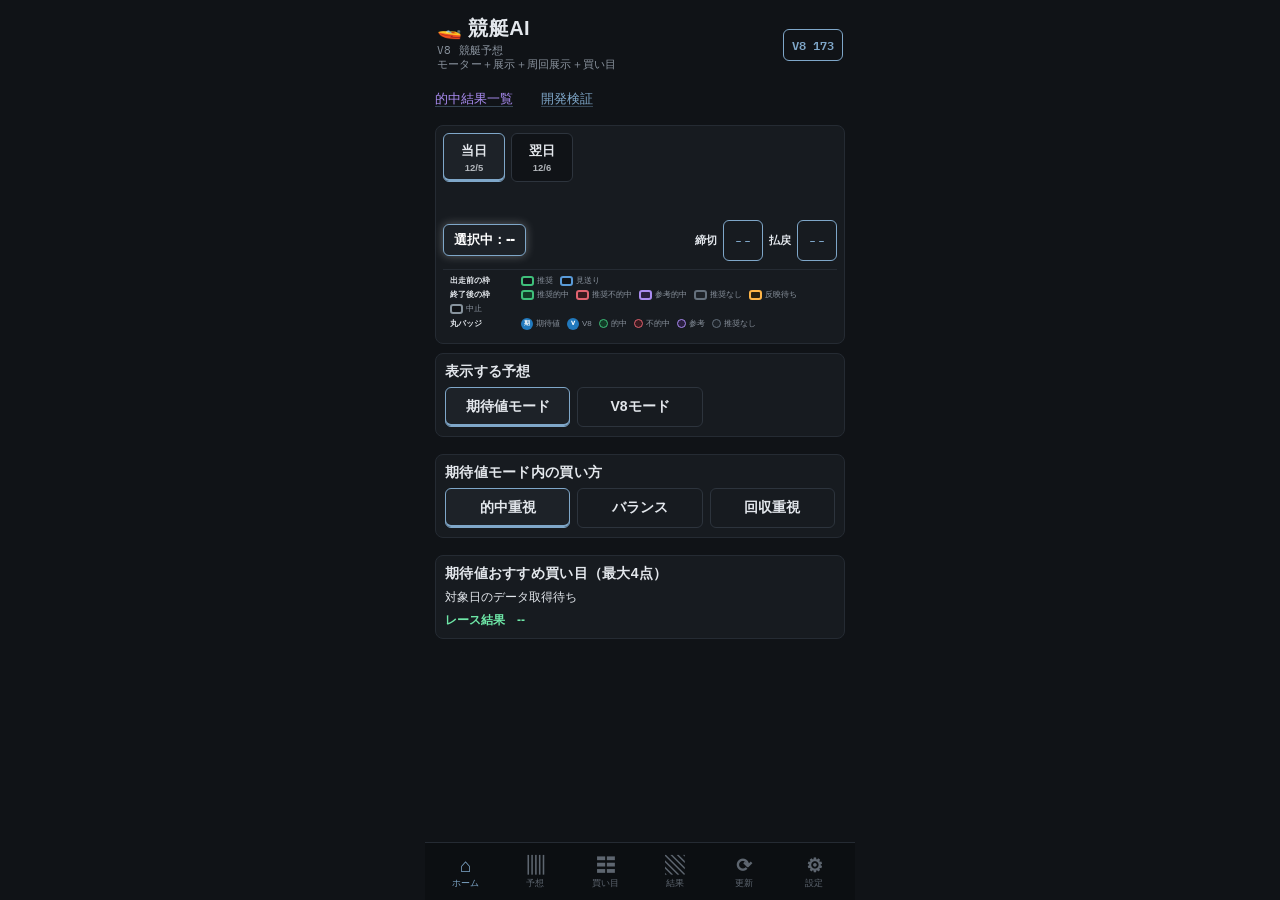
<file: index.html>
<!DOCTYPE html>
<html lang="ja"><head><meta charset="utf-8"/><meta http-equiv="Cache-Control" content="no-cache, no-store, must-revalidate"/><meta http-equiv="Pragma" content="no-cache"/><meta http-equiv="Expires" content="0"/><meta content="width=device-width,initial-scale=1,viewport-fit=cover" name="viewport"/><title>競艇AI V8</title><link rel="preconnect" href="https://raw.githubusercontent.com" crossorigin/><link rel="stylesheet" href="styles.css?v=cutover-20261009"><link rel="stylesheet" href="transfer.css?v=cutover-20261009"><link rel="stylesheet" href="mode-fix.css?v=cutover-20261009"><link rel="stylesheet" href="course-stats.css?v=cutover-20261009"><link rel="stylesheet" href="history.css?v=cutover-20261009"><link rel="stylesheet" href="recommendation.css?v=cutover-20261009"><link rel="stylesheet" href="odds-value.css?v=cutover-20261009"><style>.payout-hit{background:#0b7a43!important;color:#eafff4!important;border-color:#25d07f!important}.payout-miss{background:#7f2430!important;color:#fff0f2!important;border-color:#ff6476!important}.payout-ref{background:#652d8f!important;color:#f7eaff!important;border-color:#c084fc!important}.payout-skip{background:#164f86!important;color:#edf7ff!important;border-color:#60a5fa!important}.payout-wait{background:#334155!important;color:#d7e0e8!important;border-color:#64748b!important}</style><link rel="preconnect" href="https://fonts.googleapis.com"><link rel="stylesheet" href="https://fonts.googleapis.com/css2?family=IBM+Plex+Mono:wght@500;600&amp;display=swap"><link rel="stylesheet" href="theme-dash.css?v=12"></head><body data-build="163" data-release="cutover-20261009"><script>window.__v8HistoryStatus="idle";</script><div class="wrap">
<div class="head nav-anchor" id="homeSection"><div class="brand"><h1>🚤 競艇AI</h1><div class="subhead">V8 競艇予想<br/>モーター＋展示＋周回展示＋買い目</div></div><span class="badge">V8 173</span></div>
<p><a href="results.html">的中結果一覧</a>　<a href="validation.html">開発検証</a></p><div class="pickerpanel"><div class="pickrow"><div class="picklabel" aria-hidden="true"></div><div class="datechips"><button class="chipbtn datechip active" id="todayBtn" type="button">当日<small id="todayLabel"></small></button><button class="chipbtn datechip" id="tomorrowBtn" type="button">翌日<small id="tomorrowLabel"></small></button></div></div><div class="pickrow"><div class="picklabel" aria-hidden="true"></div><div aria-label="開催場を横スクロールで選択" class="hscroll" id="venueScroll"></div></div><div class="pickrow"><div class="picklabel" aria-hidden="true"></div><div aria-label="レースを横スクロールで選択" class="hscroll" id="raceScroll"></div></div><div class="cutoffbar"><div class="selectedrace" id="selectedRace">選択中：--</div><div class="ctitle">締切</div><div class="pill" id="cutoff">--:--</div><div class="ctitle">払戻</div><div class="pill" id="selectedPayout">--</div></div><div class="racelegend" aria-label="レース表示の色分け"><div><b>出走前の枠</b><span><i class="lg-frame pre-buy"></i>推奨</span><span><i class="lg-frame pre-skip"></i>見送り</span></div><div><b>終了後の枠</b><span><i class="lg-frame result-hit"></i>推奨的中</span><span><i class="lg-frame result-miss"></i>推奨不的中</span><span><i class="lg-frame result-ref"></i>参考的中</span><span><i class="lg-frame result-none"></i>推奨なし</span><span><i class="lg-frame result-pending"></i>反映待ち</span><span><i class="lg-frame result-cancelled"></i>中止</span></div><div><b>丸バッジ</b><span><i class="lg-badge mode">期</i>期待値</span><span><i class="lg-badge mode">V</i>V8</span><span><i class="lg-dot hit"></i>的中</span><span><i class="lg-dot miss"></i>不的中</span><span><i class="lg-dot ref"></i>参考</span><span><i class="lg-dot none"></i>推奨なし</span></div></div></div>
<div class="v8grid"><div class="panel nav-anchor" id="betSection"><div class="title">表示する予想</div><div class="modes prediction-type-tabs"><button class="active" data-view="value" aria-pressed="true" type="button">期待値モード</button><button data-view="base" aria-pressed="false" type="button">V8モード</button></div></div><div class="panel value-view-panel"><div class="title">期待値モード内の買い方</div><div class="modes value-modes"><button class="active" data-mode="hit" aria-pressed="true" type="button">的中重視</button><button data-mode="balance" aria-pressed="false" type="button">バランス</button><button data-mode="return" aria-pressed="false" type="button">回収重視</button></div></div><div class="panel value-view-panel"><div class="title">期待値おすすめ買い目（最大4点）</div><div class="kv" id="bets">期待値買い目を計算中…</div><div class="result" id="betResult">レース結果　未確定</div></div><div class="panel value-view-panel"><div class="title">選択レースの保存買い目</div><div id="valueSavedAudit"></div></div><div class="panel base-view-panel" hidden><div class="title">V8モード内の買い方</div><div class="modes base-modes"><button class="active" data-mode="hit" aria-pressed="true" type="button">的中重視</button><button data-mode="balance" aria-pressed="false" type="button">バランス</button><button data-mode="return" aria-pressed="false" type="button">回収重視</button></div></div><div class="panel base-view-panel" hidden><div class="title">通常V8のおすすめ買い目（最大6点）</div><div class="kv" id="baseBets">通常V8買い目を計算中…</div></div><div class="panel base-view-panel" hidden><div class="title">選択レースの保存買い目</div><div id="baseSavedAudit"></div></div></div>
<div class="panel"><div class="title">会場特性（学習データ）</div><div id="venueTraits">取得中…</div></div>
<div class="panel"><div class="title">展示・水面</div><div class="preview" id="preview"></div><div class="tidepreview" id="tidePreview"><div class="tideempty">潮汐データ取得中…</div></div><div class="livechanges" id="liveChanges"></div><div class="result" id="result">レース結果　未確定</div><div class="foot">公式直前情報の進入・部品・チルト・体重変化・風をV8補正に反映。</div></div>
<div class="panel"><div class="title">Expert v2判定（検証中）</div><div id="expertDiag">レース状態を判定中…</div><div class="foot">通常・イン逃げ・イン崩れ/穴・展示・水面の重みを自動判定。重みは分類用の指標です。予想には未反映。v1・v2は別々に保存。</div></div><div class="panel"><div class="title">決まり手傾向（2026年結果）</div><div id="techniqueTraits">取得中…</div></div>
<div class="panel"><div class="title" id="raceTitle">出走表</div><div class="tablewrap" id="racers"></div></div>
<div class="panel"><div class="title">選手コース別成績（公式）</div><div class="tablewrap" id="courseStats">取得中…</div></div>
<div class="panel"><div class="title">展示情報</div><div class="tablewrap" id="exhibition"></div></div>
<div class="v8grid nav-anchor" id="predictionSection"><div class="panel"><div class="title">総合V8スコア</div><div class="tablewrap" id="v8summary"></div></div></div>
<div class="panel value-view-panel"><div class="title">期待値買い目 実績</div><div class="stats" id="valueStats"><div class="stat"><small>🎯 的中率</small><b>--</b></div><div class="stat"><small>💰 回収率</small><b>--</b></div><div class="stat"><small>集計</small><b>0R</b></div><div class="stat"><small>投資</small><b>¥0</b></div><div class="stat"><small>払戻</small><b>¥0</b></div><div class="stat"><small>収支</small><b>¥0</b></div></div><div class="scoresubtitle">期待値・モード別 成績</div><div class="modestats" id="modeStats"></div><div class="foot">全端末共通のサーバー保存・確定データだけを集計</div></div>
<div class="panel base-view-panel" hidden><div class="title">V8モード 実績</div><div class="scoresubtitle">全V8予想（参考を含む）</div><div class="stats" id="baseStats"><div class="stat"><small>🎯 的中率</small><b>--</b></div><div class="stat"><small>💰 回収率</small><b>--</b></div><div class="stat"><small>集計</small><b>0R</b></div><div class="stat"><small>投資</small><b>¥0</b></div><div class="stat"><small>払戻</small><b>¥0</b></div><div class="stat"><small>収支</small><b>¥0</b></div></div><div class="scoresubtitle">V8・モード別 全予想成績</div><div class="modestats" id="baseModeStats"></div><div class="scoresubtitle stats-section-title">V8 購入推奨のみ</div><div class="stats" id="baseRecommendedStats"><div class="stat"><small>🎯 的中率</small><b>--</b></div><div class="stat"><small>💰 回収率</small><b>--</b></div><div class="stat"><small>集計</small><b>0R</b></div><div class="stat"><small>投資</small><b>¥0</b></div><div class="stat"><small>払戻</small><b>¥0</b></div><div class="stat"><small>収支</small><b>¥0</b></div></div><div class="scoresubtitle">V8・モード別 購入推奨成績</div><div class="modestats" id="baseRecommendedModeStats"></div><div class="foot">全端末共通のサーバー保存データだけを集計。全V8予想には紫表示の参考結果も含み、中止は集計から除外します。</div></div>
<div class="panel nav-anchor" id="settingsSection"><div class="title">実績データの引き継ぎ</div><div class="transfer"><button id="exportDataBtn" type="button">データを書き出す</button><button id="importDataBtn" type="button">データを読み込む</button><input id="importDataFile" type="file" accept="application/json,.json" hidden></div><div class="transferStatus" id="transferStatus">新しいURLへ移る前に書き出してください。</div></div>
<div class="panel"><div class="title">接続状況</div><div class="status" id="status">実データ接続中…</div><div class="status" id="serverDiag">常時自動保存：接続待ち</div><div class="status" id="modelDiag">V8モデル：取得待機中</div><div class="status" id="origDiag">周回展示：取得待機中</div><div class="status" id="courseDiag">コース別成績：取得待機中</div><div class="status" id="venueDiag">会場特性：取得待機中</div><div class="status" id="techniqueDiag">決まり手傾向：取得待機中</div><div class="status" id="resultDiag">結果自動判定：確認中…</div></div>
<nav class="bottomnav" aria-label="画面内メニュー"><button class="active" type="button" data-nav-target="home" aria-current="page"><b>⌂</b>ホーム</button><button type="button" data-nav-target="prediction" aria-current="false"><b>▥</b>予想</button><button type="button" data-nav-target="bets" aria-current="false"><b>☷</b>買い目</button><button type="button" data-nav-target="results" aria-current="false"><b>▧</b>結果</button><button type="button" data-nav-target="refresh" aria-current="false" aria-label="最新データに更新"><b>⟳</b>更新</button><button type="button" data-nav-target="settings" aria-current="false"><b>⚙</b>設定</button></nav>
</div><script src="racer-aptitude.js?v=cutover-20261009"></script><script src="app1.js?v=cutover-20261009"></script><script src="probability-calibration.js?v=cutover-20261009"></script><script src="live-conditions.js?v=cutover-20261009"></script><script src="expert-classifier-v2.js?v=cutover-20261009"></script><script src="expert-router.js?v=cutover-20261009"></script><script src="app2.js?v=payout-state-20261010"></script><script src="value-record-state.js?v=cutover-20261009"></script><script src="odds-value.js?v=cutover-20261009"></script><script src="recommendation.js?v=cutover-20261009"></script><script src="history.js?v=guards-20261010"></script><script src="course-stats.js?v=light-20261010"></script><script src="venue-stats.js?v=cutover-20261009"></script><script src="technique-stats.js?v=cutover-20261009"></script><script src="pre-race-decision.js?v=saved-decision-20261011"></script><script src="server-sync.js?v=guards-20261010"></script><script src="meeting-context.js?v=cutover-20261009"></script><script src="navigation.js?v=cutover-20261009"></script><script src="lane-chips.js?v=3"></script><script src="pages.js?v=2"></script></body></html>
</file>
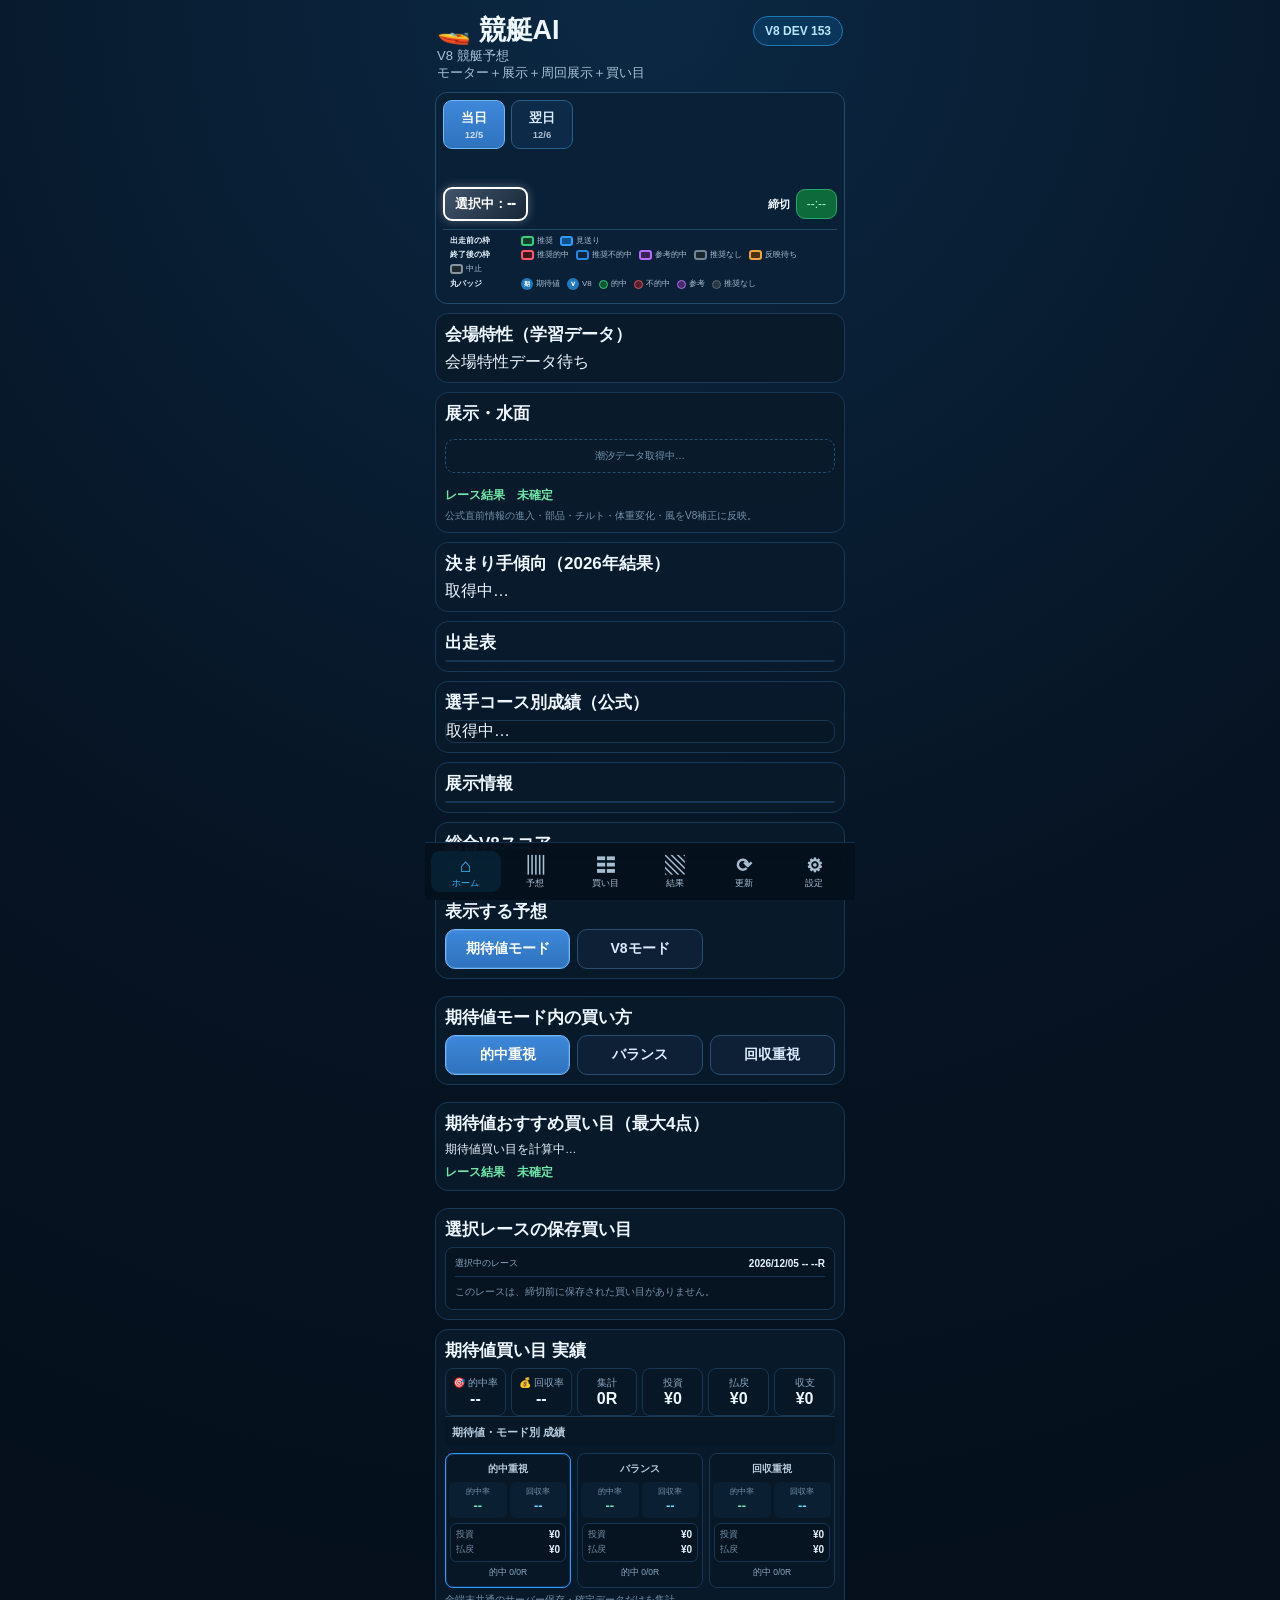
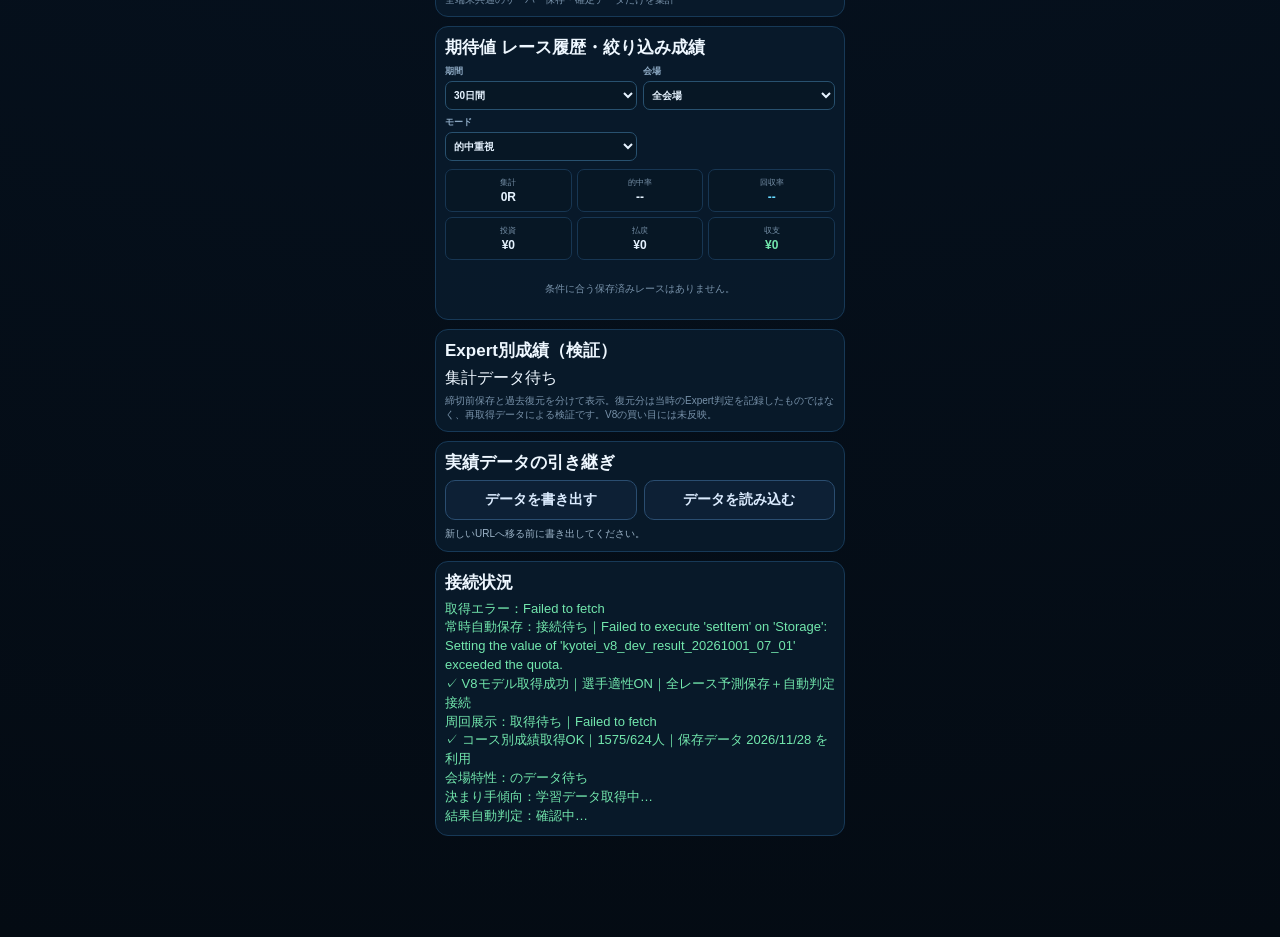
<file: dev/index.html>
<!DOCTYPE html>
<html lang="ja"><head><meta charset="utf-8"/><meta http-equiv="Cache-Control" content="no-cache, no-store, must-revalidate"/><meta http-equiv="Pragma" content="no-cache"/><meta http-equiv="Expires" content="0"/><meta content="width=device-width,initial-scale=1,viewport-fit=cover" name="viewport"/><title>競艇AI V8</title><link rel="stylesheet" href="styles.css?v=163-expert-history"><link rel="stylesheet" href="transfer.css?v=88"><link rel="stylesheet" href="mode-fix.css?v=152"><link rel="stylesheet" href="course-stats.css?v=88"><link rel="stylesheet" href="history.css?v=146"><link rel="stylesheet" href="recommendation.css?v=143"><link rel="stylesheet" href="odds-value.css?v=142"></head><body data-build="153" data-release="racer-aptitude"><div class="wrap">
<div class="head nav-anchor" id="homeSection"><div class="brand"><h1>🚤 競艇AI</h1><div class="subhead">V8 競艇予想<br/>モーター＋展示＋周回展示＋買い目</div></div><span class="badge">V8 DEV 153</span></div>
<div class="pickerpanel"><div class="pickrow"><div class="picklabel" aria-hidden="true"></div><div class="datechips"><button class="chipbtn datechip active" id="todayBtn" type="button">当日<small id="todayLabel"></small></button><button class="chipbtn datechip" id="tomorrowBtn" type="button">翌日<small id="tomorrowLabel"></small></button></div></div><div class="pickrow"><div class="picklabel" aria-hidden="true"></div><div aria-label="開催場を横スクロールで選択" class="hscroll" id="venueScroll"></div></div><div class="pickrow"><div class="picklabel" aria-hidden="true"></div><div aria-label="レースを横スクロールで選択" class="hscroll" id="raceScroll"></div></div><div class="cutoffbar"><div class="selectedrace" id="selectedRace">選択中：--</div><div class="ctitle">締切</div><div class="pill" id="cutoff">--:--</div></div><div class="racelegend" aria-label="レース表示の色分け"><div><b>出走前の枠</b><span><i class="lg-frame pre-buy"></i>推奨</span><span><i class="lg-frame pre-skip"></i>見送り</span></div><div><b>終了後の枠</b><span><i class="lg-frame result-hit"></i>推奨的中</span><span><i class="lg-frame result-miss"></i>推奨不的中</span><span><i class="lg-frame result-ref"></i>参考的中</span><span><i class="lg-frame result-none"></i>推奨なし</span><span><i class="lg-frame result-pending"></i>反映待ち</span><span><i class="lg-frame result-cancelled"></i>中止</span></div><div><b>丸バッジ</b><span><i class="lg-badge mode">期</i>期待値</span><span><i class="lg-badge mode">V</i>V8</span><span><i class="lg-dot hit"></i>的中</span><span><i class="lg-dot miss"></i>不的中</span><span><i class="lg-dot ref"></i>参考</span><span><i class="lg-dot none"></i>推奨なし</span></div></div></div>
<div class="panel"><div class="title">会場特性（学習データ）</div><div id="venueTraits">取得中…</div></div>
<div class="panel"><div class="title">展示・水面</div><div class="preview" id="preview"></div><div class="tidepreview" id="tidePreview"><div class="tideempty">潮汐データ取得中…</div></div><div class="livechanges" id="liveChanges"></div><div class="result" id="result">レース結果　未確定</div><div class="foot">公式直前情報の進入・部品・チルト・体重変化・風をV8補正に反映。</div></div>
<div class="panel"><div class="title">決まり手傾向（2026年結果）</div><div id="techniqueTraits">取得中…</div></div>
<div class="panel"><div class="title" id="raceTitle">出走表</div><div class="tablewrap" id="racers"></div></div>
<div class="panel"><div class="title">選手コース別成績（公式）</div><div class="tablewrap" id="courseStats">取得中…</div></div>
<div class="panel"><div class="title">展示情報</div><div class="tablewrap" id="exhibition"></div></div>
<div class="v8grid nav-anchor" id="predictionSection"><div class="panel"><div class="title">総合V8スコア</div><div class="tablewrap" id="v8summary"></div></div><div class="panel nav-anchor" id="betSection"><div class="title">表示する予想</div><div class="modes prediction-type-tabs"><button class="active" data-view="value" aria-pressed="true" type="button">期待値モード</button><button data-view="base" aria-pressed="false" type="button">V8モード</button></div></div><div class="panel value-view-panel"><div class="title">期待値モード内の買い方</div><div class="modes value-modes"><button class="active" data-mode="hit" aria-pressed="true" type="button">的中重視</button><button data-mode="balance" aria-pressed="false" type="button">バランス</button><button data-mode="return" aria-pressed="false" type="button">回収重視</button></div></div><div class="panel value-view-panel"><div class="title">期待値おすすめ買い目（最大4点）</div><div class="kv" id="bets">期待値買い目を計算中…</div><div class="result" id="betResult">レース結果　未確定</div></div><div class="panel value-view-panel"><div class="title">選択レースの保存買い目</div><div id="valueSavedAudit"></div></div><div class="panel base-view-panel" hidden><div class="title">V8モード内の買い方</div><div class="modes base-modes"><button class="active" data-mode="hit" aria-pressed="true" type="button">的中重視</button><button data-mode="balance" aria-pressed="false" type="button">バランス</button><button data-mode="return" aria-pressed="false" type="button">回収重視</button></div></div><div class="panel base-view-panel" hidden><div class="title">通常V8のおすすめ買い目（最大6点）</div><div class="kv" id="baseBets">通常V8買い目を計算中…</div></div><div class="panel base-view-panel" hidden><div class="title">選択レースの保存買い目</div><div id="baseSavedAudit"></div></div></div>
<div class="panel value-view-panel"><div class="title">期待値買い目 実績</div><div class="stats" id="valueStats"><div class="stat"><small>🎯 的中率</small><b>--</b></div><div class="stat"><small>💰 回収率</small><b>--</b></div><div class="stat"><small>集計</small><b>0R</b></div><div class="stat"><small>投資</small><b>¥0</b></div><div class="stat"><small>払戻</small><b>¥0</b></div><div class="stat"><small>収支</small><b>¥0</b></div></div><div class="scoresubtitle">期待値・モード別 成績</div><div class="modestats" id="modeStats"></div><div class="foot">全端末共通のサーバー保存・確定データだけを集計</div></div>
<div class="panel base-view-panel" hidden><div class="title">V8モード 実績</div><div class="scoresubtitle">全V8予想（参考を含む）</div><div class="stats" id="baseStats"><div class="stat"><small>🎯 的中率</small><b>--</b></div><div class="stat"><small>💰 回収率</small><b>--</b></div><div class="stat"><small>集計</small><b>0R</b></div><div class="stat"><small>投資</small><b>¥0</b></div><div class="stat"><small>払戻</small><b>¥0</b></div><div class="stat"><small>収支</small><b>¥0</b></div></div><div class="scoresubtitle">V8・モード別 全予想成績</div><div class="modestats" id="baseModeStats"></div><div class="scoresubtitle stats-section-title">V8 購入推奨のみ</div><div class="stats" id="baseRecommendedStats"><div class="stat"><small>🎯 的中率</small><b>--</b></div><div class="stat"><small>💰 回収率</small><b>--</b></div><div class="stat"><small>集計</small><b>0R</b></div><div class="stat"><small>投資</small><b>¥0</b></div><div class="stat"><small>払戻</small><b>¥0</b></div><div class="stat"><small>収支</small><b>¥0</b></div></div><div class="scoresubtitle">V8・モード別 購入推奨成績</div><div class="modestats" id="baseRecommendedModeStats"></div><div class="foot">全端末共通のサーバー保存データだけを集計。全V8予想には紫表示の参考結果も含み、中止は集計から除外します。</div></div>
<div class="panel"><div class="title">Expert別成績（検証）</div><div id="expertHistory">集計データ待ち</div><div class="foot">締切前保存と過去復元を分けて表示。復元分は当時のExpert判定を記録したものではなく、再取得データによる検証です。V8の買い目には未反映。</div></div>
<div class="panel nav-anchor" id="settingsSection"><div class="title">実績データの引き継ぎ</div><div class="transfer"><button id="exportDataBtn" type="button">データを書き出す</button><button id="importDataBtn" type="button">データを読み込む</button><input id="importDataFile" type="file" accept="application/json,.json" hidden></div><div class="transferStatus" id="transferStatus">新しいURLへ移る前に書き出してください。</div></div>
<div class="panel"><div class="title">接続状況</div><div class="status" id="status">実データ接続中…</div><div class="status" id="serverDiag">常時自動保存：接続待ち</div><div class="status" id="modelDiag">V8モデル：取得待機中</div><div class="status" id="origDiag">周回展示：取得待機中</div><div class="status" id="courseDiag">コース別成績：取得待機中</div><div class="status" id="venueDiag">会場特性：取得待機中</div><div class="status" id="techniqueDiag">決まり手傾向：取得待機中</div><div class="status" id="resultDiag">結果自動判定：確認中…</div></div>
<nav class="bottomnav" aria-label="画面内メニュー"><button class="active" type="button" data-nav-target="home" aria-current="page"><b>⌂</b>ホーム</button><button type="button" data-nav-target="prediction" aria-current="false"><b>▥</b>予想</button><button type="button" data-nav-target="bets" aria-current="false"><b>☷</b>買い目</button><button type="button" data-nav-target="results" aria-current="false"><b>▧</b>結果</button><button type="button" data-nav-target="refresh" aria-current="false" aria-label="最新データに更新"><b>⟳</b>更新</button><button type="button" data-nav-target="settings" aria-current="false"><b>⚙</b>設定</button></nav>
</div><script src="../racer-aptitude.js?v=153"></script><script src="app1.js?v=153"></script><script src="live-conditions.js?v=126"></script><script src="app2.js?v=153"></script><script src="odds-value.js?v=142"></script><script src="recommendation.js?v=149"></script><script src="history.js?v=149"></script><script src="course-stats.js?v=151"></script><script src="venue-stats.js?v=151"></script><script src="technique-stats.js?v=151"></script><script src="pre-race-decision.js?v=143"></script><script src="server-sync.js?v=163-expert-history"></script><script src="expert-history.js?v=163"></script><script src="navigation.js?v=147"></script></body></html>
</file>
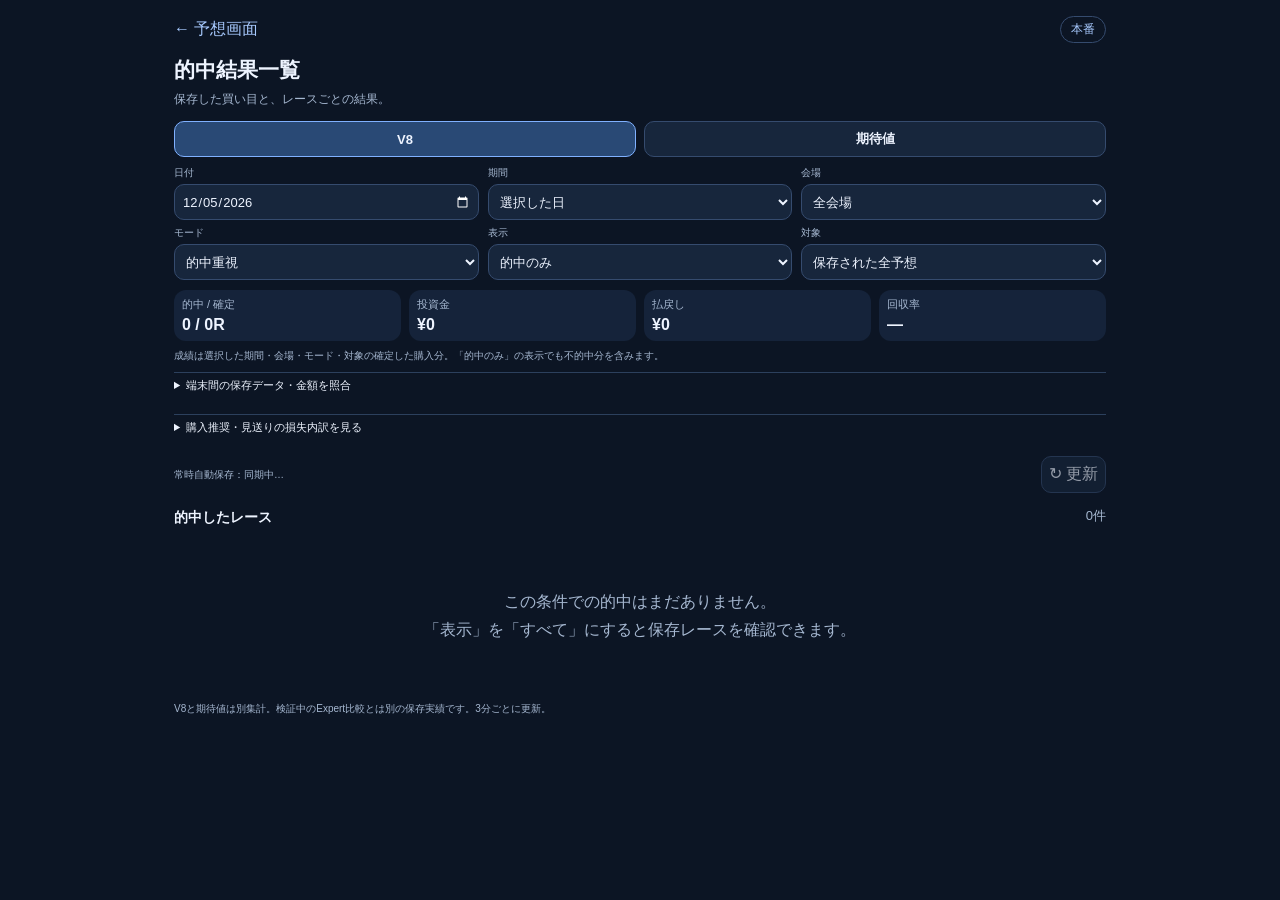
<file: results.html>
<!doctype html><html lang="ja"><head><meta charset="utf-8"><meta name="viewport" content="width=device-width,initial-scale=1,viewport-fit=cover"><meta name="theme-color" content="#0c1524"><title>的中結果一覧 | V8 本番</title><link rel="stylesheet" href="results.css?v=hit-kind-20261014"><link rel="stylesheet" href="selection.css?v=20261008"></head><body><main>
<header><a href="./">← 予想画面</a><span>本番</span></header><h1>的中結果一覧</h1><p class="intro">保存した買い目と、レースごとの結果。</p>
<div class="tabs" aria-label="予想の種類"><button data-view="base" aria-pressed="true">V8</button><button data-view="value" aria-pressed="false">期待値</button></div>
<section class="filters" aria-label="絞り込み"><label>日付<input type="date" id="date"></label><label>期間<select id="period"><option value="day">選択した日</option><option value="week">選択日まで7日間</option><option value="all">全期間</option></select></label><label>会場<select id="venue"><option value="all">全会場</option></select></label><label>モード<select id="mode"><option value="hit">的中重視</option><option value="balance">バランス</option><option value="return">回収重視</option></select></label><label>表示<select id="status"><option value="hit">的中のみ</option><option value="all">すべて</option><option value="miss">不的中</option><option value="pending">結果待ち</option><option value="excluded">集計除外</option></select></label><label>対象<select id="scope"><option value="all">保存された全予想</option><option value="recommended">購入推奨のみ</option></select></label></section>
<section id="summary" class="summary" aria-label="選択範囲の成績"></section><p class="note">成績は選択した期間・会場・モード・対象の確定した購入分。「的中のみ」の表示でも不的中分を含みます。</p>
<details id="auditPanel"><summary>端末間の保存データ・金額を照合</summary><p class="note">Safariとホーム画面版で、同じ期間・会場・モードを選んで確認してください。照合は購入推奨の絞り込みによらず、保存された全予想が対象です。</p><p id="recordAudit" class="note" role="status">サーバーデータ取得後に表示します。</p><p class="note">照合コードはデータ比較の目安です。過去履歴が未取得の場合は取得済みの範囲。保存内容と金額の書き換えは行いません。</p></details>
<details id="selectionPanel" class="selection-panel"><summary>購入推奨・見送りの損失内訳を見る</summary><p id="selectionNote" class="selection-note"></p><label for="selectionGroup">条件別<select id="selectionGroup" class="selection-select"><option value="decision">保存時の推奨判定</option><option value="venue">会場</option><option value="top">1着最上位スコア</option><option value="gap">1着スコアの差</option><option value="coverage">情報充足度</option><option value="wind">保存時の風速</option><option value="st">保存時の展示ST</option><option value="timing">保存・判定時刻の確認</option></select></label><div class="selection-table"><table><thead><tr><th>条件</th><th>対象 / 日数</th><th>的中率</th><th>回収率</th><th>収支</th><th>最大払戻の割合</th></tr></thead><tbody id="selectionRows"></tbody></table></div><p class="selection-note">各項目は同じ記録を別の軸で分類しています。1着スコアは校正前の指数です。条件が保存されていない記録は未記録とし、後から推測しません。件数が少ない区分や高額的中に偏る区分は不安定です。現在の集計だけで見送り条件を変更せず、後日の期間で検証します。見送り・注意の保存買い目は参考成績です。</p></details>
<div class="update"><p id="serverDiag" role="status">保存データを取得中…</p><button id="refresh">↻ 更新</button></div><p id="warning" role="alert" hidden></p><div class="list-heading"><h2 id="listTitle">的中したレース</h2><span id="count"></span></div><section id="results" aria-label="レース結果"></section><button id="more" hidden>さらに50件表示</button><footer>V8と期待値は別集計。検証中のExpert比較とは別の保存実績です。3分ごとに更新。</footer>
</main><script src="record-audit.js?v=guards-20261010"></script><script src="server-sync.js?v=guards-20261010"></script><script type="module" src="results.mjs?v=hit-kind-20261014"></script></body></html>
</file>
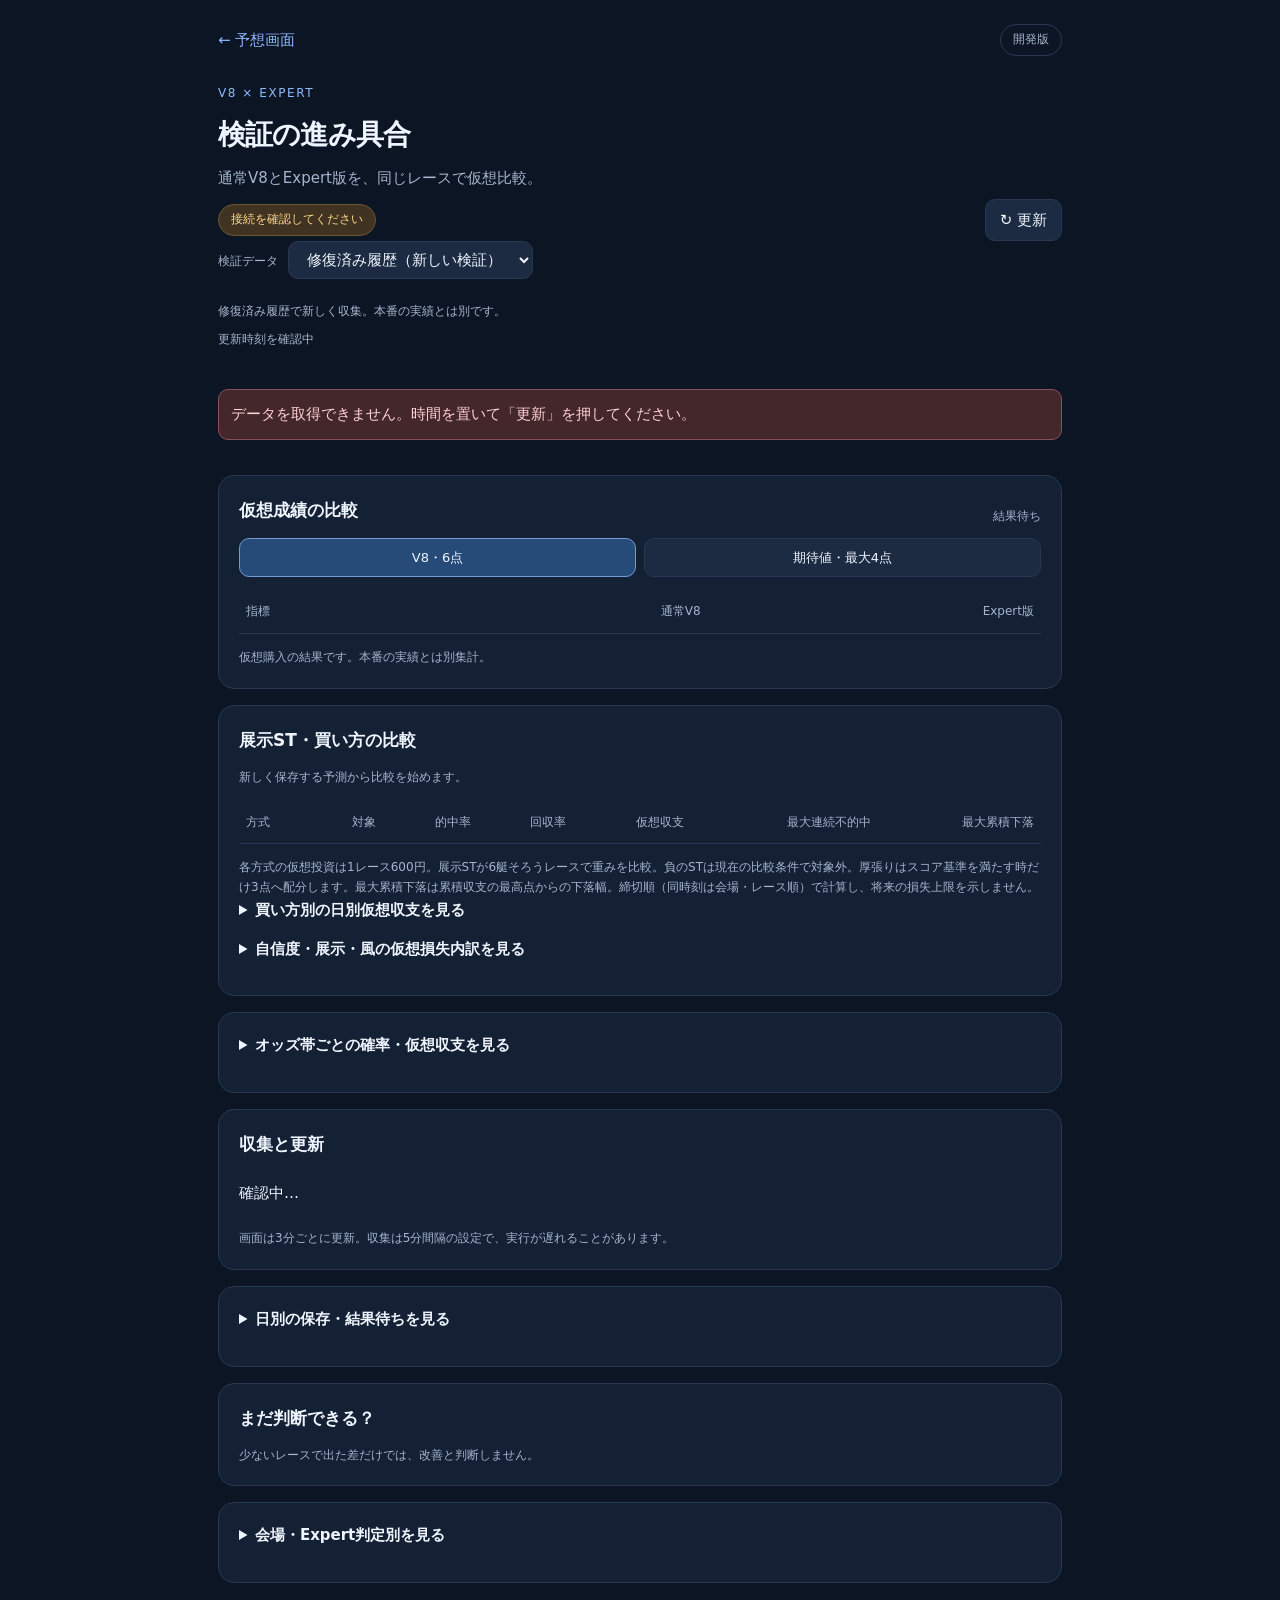
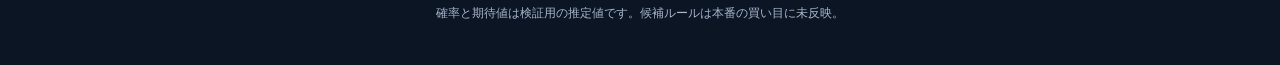
<file: validation.html>
<!doctype html>
<html lang="ja"><head><meta charset="utf-8"><meta name="viewport" content="width=device-width,initial-scale=1,viewport-fit=cover"><meta name="theme-color" content="#0c1524"><title>V8 開発検証</title><link rel="stylesheet" href="validation.css?v=cutover-20261009"></head>
<body><main class="wrap">
<header><a class="back" href="./">← 予想画面</a><span class="tag">開発版</span></header>
<section class="hero"><p class="eyebrow">V8 × EXPERT</p><h1>検証の進み具合</h1><p>通常V8とExpert版を、同じレースで仮想比較。</p><div class="statusline"><span id="connection" class="pill" role="status">データを取得中…</span><button id="refresh" type="button">↻ 更新</button></div><label for="cohort">検証データ</label><select id="cohort"><option value="repaired">修復済み履歴（新しい検証）</option><option value="legacy">修復前の記録（参考）</option></select><p id="cohortNote" class="note">修復済み履歴で新しく収集。本番の実績とは別です。</p><p id="updated" class="muted">更新時刻を確認中</p></section>
<p id="error" class="error" role="alert" hidden></p>
<section aria-label="収集状況" class="counts" id="counts"></section>
<section class="panel"><div class="heading"><h2>仮想成績の比較</h2><span id="sample" class="muted">結果待ち</span></div><div class="tabs" role="group" aria-label="比較方式"><button id="six" aria-pressed="true" type="button">V8・6点</button><button id="ev" aria-pressed="false" type="button">期待値・最大4点</button></div><div class="tablewrap"><table><thead><tr><th>指標</th><th>通常V8</th><th>Expert版</th></tr></thead><tbody id="comparison"></tbody></table></div><p id="comparisonNote" class="note">仮想購入の結果です。本番の実績とは別集計。</p></section>
<section class="panel" id="variantsPanel"><h2>展示ST・買い方の比較</h2><p id="variantsNote" class="note">新しく保存する予測から比較を始めます。</p><p id="stDiagnosticsNote" class="note"></p><div class="tablewrap"><table><thead><tr><th>方式</th><th>対象</th><th>的中率</th><th>回収率</th><th>仮想収支</th><th>最大連続不的中</th><th>最大累積下落</th></tr></thead><tbody id="variantsTable"></tbody></table></div><p class="note">各方式の仮想投資は1レース600円。展示STが6艇そろうレースで重みを比較。負のSTは現在の比較条件で対象外。厚張りはスコア基準を満たす時だけ3点へ配分します。最大累積下落は累積収支の最高点からの下落幅。締切順（同時刻は会場・レース順）で計算し、将来の損失上限を示しません。</p><details><summary>買い方別の日別仮想収支を見る</summary><div class="tablewrap"><table><thead><tr><th>日付</th><th>6点</th><th>3点</th><th>2点</th><th>条件付き厚張り</th></tr></thead><tbody id="variantDaily"></tbody></table></div></details><details id="shadowSelectionPanel"><summary>自信度・展示・風の仮想損失内訳を見る</summary><p id="shadowSelectionNote" class="note"></p><label for="shadowSelectionGroup">条件別</label><select id="shadowSelectionGroup"><option value="decision">厚張りの自信度条件</option><option value="venue">会場</option><option value="top">1着最上位スコア</option><option value="gap">1着スコアの差</option><option value="wind">保存時の風速</option><option value="st">保存時の展示ST</option></select><div class="tablewrap"><table><thead><tr><th>条件</th><th>対象 / 日数</th><th>的中率</th><th>回収率</th><th>仮想収支</th><th>最大払戻の割合</th></tr></thead><tbody id="shadowSelectionRows"></tbody></table></div><p class="note">Expert検証の通常V8・6点を、締切前に保存した条件で集計。実際の購入推奨の保存成績は「的中結果一覧」で確認できます。スコアは未校正の指数。条件別集計は探索段階で、後日の検証前に買い・見送りの条件を変更しません。</p></details></section>
<details class="panel" id="oddsPanel"><summary>オッズ帯ごとの確率・仮想収支を見る</summary><p id="oddsNote" class="note"></p><label for="oddsScope">比較対象</label><select id="oddsScope"><option value="six_equal">通常V8・保存6点（各100円）</option><option value="ev_saved">期待値方式・保存買い目</option><option value="all_combinations">全120点・確率の照合のみ</option></select><label for="oddsAxis">集計別</label><select id="oddsAxis"><option value="by_odds">保存時オッズ帯</option><option value="by_probability">予測確率帯</option></select><div class="tablewrap"><table><thead><tr><th>範囲</th><th>買い目 / レース / 日数</th><th>平均予測確率</th><th>買い目単位の的中頻度</th><th>未校正確率による推定回収率</th><th>仮想回収率</th><th>仮想収支</th></tr></thead><tbody id="oddsRows"></tbody></table></div><p class="note">買い目単位の的中頻度は、的中買い目数÷対象買い目数。レース単位の的中率とは異なります。オッズ・予測確率は締切前の保存値、仮想払戻は確定結果を使用。推定回収率は未校正確率による参考値で、収益を保証しません。各帯のレース数は重複します。同じレースの買い目は独立した標本ではなく、少数の的中だけで購入条件を変更しません。本番実績とは別集計です。</p></details>
<section class="panel"><h2>収集と更新</h2><ul id="health" class="statuslist"><li>確認中…</li></ul><p class="note">画面は3分ごとに更新。収集は5分間隔の設定で、実行が遅れることがあります。</p></section>
<details class="panel"><summary>日別の保存・結果待ちを見る</summary><p id="dailyNote" class="note">日別集計の更新を確認中。</p><div class="tablewrap"><table><thead><tr><th>日付</th><th>締切前保存</th><th>確定</th><th>結果待ち</th><th>30分超</th><th>未記録</th></tr></thead><tbody id="dailyCollection"></tbody></table></div><p id="gapNote" class="note"></p><p class="note">未記録は当日番組の締切済みレースとの照合です。収集開始前のレースを含む可能性があり、すべてを保存失敗とは判断できません。過去日の番組分母は未確認。中止・返還・検証対象外は確定成績と別に扱います。</p></details>
<section class="panel"><h2>まだ判断できる？</h2><div id="readiness" class="statuslist"></div><p class="note">少ないレースで出た差だけでは、改善と判断しません。</p></section>
<details class="panel"><summary>会場・Expert判定別を見る</summary><label for="group">集計別</label><select id="group"><option value="by_expert">Expert判定別</option><option value="by_stadium">会場別</option><option value="by_date">日付別</option></select><div class="tablewrap"><table><thead><tr><th>分類</th><th>確定</th><th>V8的中率</th><th>Expert的中率</th></tr></thead><tbody id="groups"></tbody></table></div></details>
<footer>確率と期待値は検証用の推定値です。候補ルールは本番の買い目に未反映。</footer>
</main><script type="module" src="validation.mjs?v=cutover-20261009"></script></body></html>
</file>
<file: styles.css>
*{box-sizing:border-box}html,body{margin:0;background:radial-gradient(circle at 50% 0,#0b2843 0,#061322 38%,#040b13 100%);color:#eef7ff;font-family:-apple-system,BlinkMacSystemFont,"Segoe UI",sans-serif}body{min-width:320px}.wrap{width:100%;max-width:430px;margin:0 auto;padding:14px 10px calc(92px + env(safe-area-inset-bottom))}.head{display:flex;align-items:flex-start;justify-content:space-between;gap:10px;margin:2px 2px 10px}.brand h1{font-size:27px;line-height:1.05;margin:0 0 4px;font-weight:900}.brand .subhead{font-size:13px;color:#aac2d8;line-height:1.3}.badge{font-size:12px;font-weight:800;background:#0a365c;border:1px solid #1f79b7;border-radius:999px;padding:7px 11px;color:#b9e5ff;white-space:nowrap}.panel{background:rgba(9,26,43,.94);border:1px solid #173957;border-radius:13px;padding:9px;margin-bottom:9px}.title{font-size:17px;font-weight:900;margin-bottom:6px}.status{font-size:13px;color:#72e7ad;line-height:1.45}.pickerpanel{margin-bottom:9px;background:#0a2037;border:1px solid #214b6d;border-radius:12px;padding:7px}.pickrow{display:grid;grid-template-columns:52px minmax(0,1fr);align-items:center;gap:6px;margin-bottom:6px}.datechips{display:flex;gap:6px}.datechip{min-width:74px}.datechip small{display:block;font-size:9.5px;opacity:.76;margin-top:2px}.picklabel{font-size:12px;font-weight:850}.hscroll{display:flex;gap:6px;overflow-x:auto;overflow-y:hidden;scrollbar-width:none;padding:1px 1px 3px}.hscroll::-webkit-scrollbar{display:none}.chipbtn{flex:0 0 auto;min-width:62px;border:1px solid #2a5f89;background:#0d2a48;color:#dcecff;border-radius:9px;padding:8px 10px;font-size:13px;font-weight:800;white-space:nowrap}.chipbtn.active{background:linear-gradient(#3e87d9,#2f73be);border-color:#70b8ff;color:#fff}.racechip{min-width:66px}.cutoffbar{display:flex;align-items:center;justify-content:flex-end;gap:6px;margin-top:6px}.cutoffbar .ctitle{font-size:11px;font-weight:850}.cutoffbar .pill{background:#0d6b3b;border:1px solid #2aa568;color:#aaf5c5;border-radius:9px;padding:7px 10px;font-size:12px}.modes{display:grid;grid-template-columns:repeat(3,1fr);gap:7px}button{border:1px solid #2a4d70;background:#0d2035;color:#dcecff;border-radius:10px;padding:10px 6px;font-size:14px}.tablewrap{overflow:hidden;border:1px solid #173653;border-radius:9px;background:#071725}.data{width:100%;border-collapse:collapse;table-layout:fixed;font-size:11.5px}.data th{background:#12304e;color:#b6cde0;padding:6px 2px}.data td{border-top:1px solid #12304a;border-right:1px solid #102b43;padding:6px 2px;text-align:center}.data td.name{text-align:left;font-weight:850}.lanechip{width:28px;height:23px;border-radius:5px;display:inline-flex;align-items:center;justify-content:center;font-weight:900}.l1{background:#fff;color:#111}.l2{background:#333}.l3{background:#ff3b30}.l4{background:#1689ea}.l5{background:#ffd31a;color:#111}.l6{background:#28aa5f}.motor{color:#11d3ff;font-weight:900}.scoreHi{color:#ff5252;font-weight:900}.v8grid{display:grid;grid-template-columns:minmax(0,1.06fr) minmax(0,.94fr);gap:8px}.v8grid>.panel{min-width:0;overflow:hidden}.kv{font-size:11.5px;line-height:1.5}.bettable{width:100%;border-collapse:collapse;table-layout:fixed;font-size:11.5px}.preview{display:grid;grid-template-columns:repeat(4,1fr);gap:6px;text-align:center}.metric,.stat{background:#071725;border:1px solid #173653;border-radius:8px;padding:7px 3px}.metric small,.stat small{display:block;font-size:10px;color:#8ca8c2}.stats{display:grid;grid-template-columns:repeat(6,1fr);gap:5px;text-align:center}.result{font-size:12px;font-weight:800;color:#6ee7a7;margin-top:6px}.foot{font-size:10px;color:#7892aa;margin-top:5px}.bottomnav{position:fixed;left:50%;transform:translateX(-50%);bottom:0;z-index:100;width:100%;max-width:430px;display:grid;grid-template-columns:repeat(5,1fr);background:rgba(5,18,30,.98);border-top:1px solid #14314c;padding:8px 8px calc(8px + env(safe-area-inset-bottom))}.bottomnav div{text-align:center;color:#a8bfd3;font-size:10px}.bottomnav div:first-child{color:#28bfff}.bottomnav b{display:block;font-size:19px}.racechip{position:relative;background:#0d4f8f!important;border-color:#2f9cff!important;color:#fff!important}.racechip.race-ended{background:#111c27!important;border-color:#2b3a47!important;color:#718293!important;opacity:.72}.racechip.race-hit{background:#3a151c!important;border-color:#ff596a!important;color:#fff!important;opacity:1}.racechip.race-miss{background:#102337!important;border-color:#2388e8!important;color:#d8ebff!important}.racechip.race-close{background:#3b171b!important;border-color:#ff596a!important;color:#fff!important}.racechip .racebadge{display:inline-block;margin-top:3px;padding:2px 5px;border-radius:999px;font-size:9px;font-weight:900}.racebadge.hit{background:#102a1b;color:#49e67d}.racebadge.miss{background:#1478d4;color:#fff}.racebadge.wait{background:#34495e;color:#dce7ef}.racebadge.close{background:#ff4757;color:#fff}#raceScroll{display:grid!important;grid-template-columns:repeat(12,minmax(0,1fr));gap:2px;overflow:visible!important;padding:1px 0 3px}#raceScroll .racechip{min-width:0!important;width:100%;padding:6px 1px!important;font-size:10px!important;border-radius:7px;line-height:1.12}#raceScroll .racebadge{font-size:6.5px!important;padding:1px 2px!important}.venuechip{min-width:72px;padding:7px 8px 6px;line-height:1.05}.venuechip .vname{display:block}.venuechip .vnext{display:block;font-size:8.5px;margin-top:4px;font-weight:900}.venuechip .vnext.sale{color:#49e67d}.venuechip .vnext.soon{color:#ffad42}.venuechip .vnext.closed{color:#ff596a}@media(max-width:430px){.wrap{padding-left:8px;padding-right:8px}.panel{padding:8px}.pickerpanel{padding:6px}.chipbtn{font-size:12.5px;padding:8px 9px;min-width:60px}.stats{grid-template-columns:repeat(3,1fr)}}@media(max-width:380px){#raceScroll{gap:1px}#raceScroll .racechip{font-size:9px!important;padding:5px 0!important}#raceScroll .racebadge{font-size:6px!important}}.pickerpanel .pickrow{display:grid!important;grid-template-columns:minmax(0,1fr)!important;gap:0!important}.pickerpanel .pickrow>.picklabel{display:none!important}
/* Selected race: keep race status colors, but make the current choice unmistakable. */
#raceScroll{padding-bottom:15px!important}
#raceScroll .racechip.active{z-index:5;border:2px solid #fff!important;box-shadow:0 0 0 2px rgba(190,222,255,.95),0 0 14px rgba(255,255,255,.95)!important;transform:translateY(-2px) scale(1.08);filter:brightness(1.18)}
#raceScroll .racechip.active::after{content:"選択中";position:absolute;left:50%;bottom:-13px;transform:translateX(-50%);padding:2px 4px;border-radius:999px;background:#fff;color:#16202a;font-size:7px;font-weight:1000;line-height:1;white-space:nowrap}
.selectedrace{margin-right:auto;display:flex;align-items:center;min-height:31px;padding:6px 10px;border:2px solid #fff;border-radius:9px;background:linear-gradient(135deg,#41546a,#172738);color:#fff;font-size:13px;font-weight:950;box-shadow:0 0 10px rgba(255,255,255,.3)}
@media(max-width:380px){#raceScroll .racechip.active{transform:translateY(-2px) scale(1.06)}.selectedrace{font-size:12px;padding:6px 8px}}

html{scroll-behavior:smooth}.nav-anchor{scroll-margin-top:12px}.bottomnav button{border:0!important;background:transparent!important;border-radius:9px!important;padding:3px 1px!important;text-align:center;color:#a8bfd3;font-size:10px;line-height:1.25;min-width:0;touch-action:manipulation}.bottomnav button.active{color:#28bfff!important;background:rgba(24,118,177,.14)!important}.bottomnav button:active{background:rgba(40,191,255,.22)!important}.bottomnav button b{pointer-events:none}

.tidepreview{display:grid;grid-template-columns:repeat(3,minmax(0,1fr));gap:7px;margin-top:8px}.tidemetric{min-width:0;border:1px solid #1b4c70;border-radius:10px;background:#071a2a;padding:9px 5px;text-align:center}.tidemetric small{display:block;color:#86a7c0;font-size:10px;margin-bottom:3px}.tidemetric b{display:block;color:#dff3ff;font-size:14px;white-space:nowrap}.tidemetric em{display:block;color:#62d9ff;font-size:9px;font-style:normal;margin-top:2px;white-space:nowrap}.tidesource,.tideempty{grid-column:1/-1;color:#7596ae;font-size:10px;padding:0 2px}.tideempty{border:1px dashed #25506c;border-radius:9px;padding:9px;text-align:center}
.livechanges{display:grid;grid-template-columns:repeat(2,minmax(0,1fr));gap:6px;margin-top:8px}.livechange{min-width:0;border:1px solid #1c4566;border-radius:9px;background:#091d30;padding:7px}.livechange small{display:block;color:#80a1ba;font-size:9px;margin-bottom:3px}.livechange b{display:block;color:#e5f5ff;font-size:10px;line-height:1.35;overflow-wrap:anywhere}.livewind{grid-column:1/-1;display:flex;justify-content:space-between;gap:8px;border:1px solid #23618a;border-radius:9px;background:#0b2740;padding:7px 9px;font-size:10px}.livewind span{color:#8eb1ca}.livewind b{color:#68ddff;text-align:right}.changeMark{display:inline-block;border-radius:999px;background:#6a2530;color:#ffb9c1;padding:2px 5px;font-weight:900}.subvalue{display:block;color:#7fa2bb;font-size:9px;margin-top:2px}.partchange{color:#ffcc6a;font-weight:800}
#exhibition{overflow-x:auto}.liveex{min-width:760px;table-layout:auto}.liveex th,.liveex td{white-space:nowrap;padding-left:5px;padding-right:5px}.breakdown{width:100%!important;min-width:0!important;table-layout:fixed!important;font-size:9px}.breakdown th,.breakdown td{min-width:0;padding:5px 0!important;white-space:normal;line-height:1.15}.breakdown .lanechip{width:23px;height:21px;font-size:10px}
.bottomnav{grid-template-columns:repeat(6,1fr)!important;padding-left:6px!important;padding-right:6px!important}.bottomnav button{font-size:9px!important}.bottomnav button.refreshing{color:#66d9ff!important}.bottomnav button.refreshing b{animation:navspin .8s linear infinite}@keyframes navspin{to{transform:rotate(360deg)}}
#raceScroll .racechip.race-buy{background:#123c2a!important;box-shadow:inset 0 0 0 1px rgba(52,209,125,.28);color:#fff!important;opacity:1}#raceScroll .racechip.race-buy:not(.active){border-color:#34d17d!important}#raceScroll .racechip.race-skip{background:#0d4f8f!important;border-color:#2f9cff!important;color:#fff!important;opacity:1}#raceScroll .racechip.race-decision-pending{background:#243443!important;border-color:#64798b!important;color:#c4d1dc!important}.predecision{display:flex;align-items:center;justify-content:center;gap:2px;margin:3px auto 0;height:11px;line-height:1}.predecision b{font-size:6.5px;font-weight:950}.predecision.buy b{color:#8affbd}.predecision.skip b{color:#b9e5ff}.predecision.pending b{color:#aab8c5}.predecision i{display:inline-flex;align-items:center;justify-content:center;width:10px;height:10px;border-radius:50%;font-size:6px;font-style:normal;font-weight:950}.predecision i.value{background:#be6b12;color:#fff1c9}.predecision i.v8{background:#2179bd;color:#e7f6ff}
.racelegend{display:grid;gap:4px;margin-top:8px;padding:6px 7px;border-top:1px solid #234963;color:#aac0d2;font-size:8px;line-height:1.2}.racelegend>div{display:flex;align-items:center;flex-wrap:wrap;gap:4px 7px}.racelegend b{flex:0 0 64px;color:#e4f2fc;font-size:8px}.racelegend span{display:inline-flex;align-items:center;gap:3px;white-space:nowrap}.lg-frame{display:inline-block;width:13px;height:10px;border:2px solid;border-radius:3px;background:#102235}.lg-frame.pre-buy{border-color:#34d17d;background:#123c2a}.lg-frame.pre-skip{border-color:#2f9cff;background:#0d4f8f}.lg-frame.result-hit{border-color:#ff596a;background:#3a151c}.lg-frame.result-miss{border-color:#2388e8;background:#102337}.lg-frame.result-ref{border-color:#d89b28;background:#3b2d12}.lg-frame.result-none{border-color:#718494;background:#1a2732}.lg-frame.result-pending{border-color:#f0a43b;background:#4b3214}.lg-badge{display:inline-flex;align-items:center;justify-content:center;width:12px;height:12px;border-radius:50%;font-size:6px;font-style:normal;font-weight:950}.lg-badge.mode{background:#2179bd;color:#fff}.lg-dot{display:inline-block;width:9px;height:9px;border-radius:50%;border:1px solid}.lg-dot.hit{background:#0d5734;border-color:#28c878}.lg-dot.miss{background:#5a202a;border-color:#d25567}.lg-dot.ref{background:#594116;border-color:#d89b28}.lg-dot.none{background:#2b3742;border-color:#56697a}@media(max-width:380px){.racelegend{padding-left:4px;padding-right:4px}.racelegend b{flex-basis:58px}.racelegend>div{gap:3px 5px}}
#raceScroll .racechip.race-reference:not(.active){background:#3b2d12!important;border-color:#d89b28!important;color:#ffe09a!important;opacity:1}#raceScroll .racechip.race-no-recommendation:not(.active){background:#1a2732!important;border-color:#718494!important;color:#b8c5cf!important;opacity:1}#raceScroll .racechip.race-pending:not(.active){background:#4b3214!important;border-color:#f0a43b!important;color:#ffe2a6!important;opacity:1}
.lg-frame.result-ref{border-color:#b56cff;background:#3a2054}.lg-dot.ref{background:#4a2767;border-color:#b56cff}#raceScroll .racechip.race-reference:not(.active){background:#3a2054!important;border-color:#b56cff!important;color:#ead4ff!important}
#raceScroll .racechip.race-cancelled{background:#202830!important;border-color:#87939d!important;color:#c3cbd2!important;opacity:.78}.racebadge.cancelled{background:#53616d;color:#fff}.venuechip .vnext.cancelled{color:#aeb8c0}
#raceScroll .racechip.race-cancelled.active{box-shadow:0 0 0 2px #fff}.lg-frame.result-cancelled{border-color:#87939d;background:#202830}
.stats-section-title{margin-top:14px;padding-top:11px;border-top:1px solid #214b6d;color:#a9dcff}

/* iOS standalone mode can drop long gradient tiles under memory pressure. */
html,body{background-color:#040b13!important}
body{background-image:none!important}
.wrap{background:linear-gradient(180deg,#0b2843 0,#061322 520px,#040b13 1100px);background-repeat:no-repeat;background-color:#040b13}
</file>
<file: transfer.css>
.transfer {
  display: grid;
  grid-template-columns: 1fr 1fr;
  gap: 7px;
}

.transfer button {
  font-weight: 850;
}

.transferStatus {
  margin-top: 7px;
  color: #9db5c9;
  font-size: 10px;
  line-height: 1.45;
}

.transferStatus.ok {
  color: #72e7ad;
}

.transferStatus.err {
  color: #ff8c8c;
}
</file>
<file: mode-fix.css>
.modes button{
  font-weight:800;
  transition:background .15s,border-color .15s,box-shadow .15s;
}

.modes button.active{
  background:linear-gradient(#3e87d9,#2f73be);
  border-color:#70b8ff;
  color:#fff;
  box-shadow:0 0 0 1px rgba(112,184,255,.28) inset;
}

.modestat{
  padding:8px 4px;
}

.modestat .mode-name{
  min-height:14px;
  font-size:10px;
  font-weight:900;
  color:#b9cee0;
}

.mode-metrics{
  display:grid;
  grid-template-columns:1fr 1fr;
  gap:3px;
  margin:6px 0 5px;
}

.mode-metrics>div{
  min-width:0;
  padding:4px 2px;
  background:#0a2032;
  border-radius:6px;
}

.modestat .mode-metrics span{
  font-size:8px;
  color:#7892aa;
}

.modestat .mode-metrics b{
  margin:2px 0 0;
  font-size:13px;
  line-height:1.15;
  color:#72e7ad;
}

.modestat .mode-metrics .mode-roi{
  color:#66d9ff;
}

.modestat .mode-count{
  font-size:8.5px;
  color:#8ca8c2;
}

.mode-money{
  display:grid;
  gap:3px;
  margin:0 1px 5px;
  padding:5px;
  background:#061421;
  border:1px solid #173653;
  border-radius:6px;
}

.modestat .mode-money span{
  display:flex;
  align-items:center;
  justify-content:space-between;
  gap:3px;
  font-size:8.5px;
}

.mode-money em{
  color:#7892aa;
  font-style:normal;
}

.mode-money strong{
  min-width:0;
  color:#e6f3ff;
  font-size:10px;
  line-height:1.2;
  white-space:nowrap;
}

.modeaudit{
  grid-column:1/-1;
  margin-top:4px;
  padding:9px;
  background:#061421;
  border:1px solid #173653;
  border-radius:8px;
}

.modeaudit.empty{
  color:#7892aa;
  font-size:9.5px;
  line-height:1.45;
}

.audit-title{
  display:flex;
  align-items:center;
  justify-content:space-between;
  gap:8px;
  padding-bottom:6px;
  border-bottom:1px solid #173653;
}

.audit-title span,.audit-label{
  color:#8ca8c2;
  font-size:9px;
}

.audit-title b{
  color:#e6f3ff;
  font-size:10px;
  text-align:right;
}

.audit-result{
  padding:7px 0 5px;
  color:#8ca8c2;
  font-size:10px;
}

.audit-result strong{
  margin-left:5px;
  color:#ffd37a;
  font-size:13px;
}

.audit-label{
  margin-bottom:4px;
}

.audit-row{
  display:grid;
  grid-template-columns:72px 1fr;
  gap:6px;
  align-items:start;
  padding:6px 0;
  border-top:1px solid rgba(23,54,83,.7);
}

.audit-mode b{
  display:block;
  color:#b9cee0;
  font-size:9px;
}

.audit-status{
  display:inline-block;
  margin-top:3px;
  padding:2px 5px;
  border-radius:999px;
  background:#243443;
  color:#9fb7ca;
  font-size:8px;
  font-weight:900;
}

.audit-status.hit{
  background:#0d5734;
  color:#76f0aa;
}

.audit-status.miss{
  background:#3c2930;
  color:#ff9aaa;
}

.audit-status.ref{
  background:#4a2767;
  color:#ead4ff;
}

.audit-picks{
  display:flex;
  flex-wrap:wrap;
  gap:4px;
}

.audit-picks span{
  padding:3px 5px;
  border:1px solid #28516f;
  border-radius:5px;
  background:#0a2032;
  color:#b9cee0;
  font-size:9px;
  font-weight:800;
}

.audit-picks span.winner{
  background:#5a421d;
  border-color:#d69b32;
  color:#fff0b8;
  box-shadow:0 0 0 1px rgba(255,190,74,.2) inset;
}

.audit-picks span.no-picks{
  border-color:transparent;
  background:transparent;
  color:#7892aa;
  font-weight:500;
}

.audit-empty-note{
  padding:8px 0 1px;
  color:#7892aa;
  font-size:9.5px;
  line-height:1.45;
}

.audit-status.wait{
  background:#123d62;
  color:#9ed6ff;
}

.audit-verdict{margin:2px 0 8px;padding:7px 9px;border-radius:7px;font-size:11px;font-weight:900;border:1px solid #28516f;background:#0a2032;color:#b9cee0}.audit-verdict.hit{border-color:#1e9b63;background:#0b3e29;color:#83f5b7}.audit-verdict.ref{border-color:#b56cff;background:#3a2054;color:#ead4ff}.audit-verdict.miss{border-color:#8e4653;background:#38232a;color:#ff9aaa}.audit-verdict.wait{border-color:#245d88;background:#103653;color:#9ed6ff}

.race-dual{display:inline-flex;justify-content:center;align-items:center;gap:2px;margin-top:2px}.racebadge.mini{display:inline-flex!important;align-items:center;justify-content:center;width:13px;height:13px;margin:0!important;padding:0!important;border-radius:50%!important;font-size:7px!important;line-height:1!important;font-weight:950!important;border:1px solid transparent}.racebadge.mini.hit{background:#0d5734!important;border-color:#28c878;color:#8affbd!important}.racebadge.mini.miss{background:#5a202a!important;border-color:#d25567;color:#ffb2bd!important}.racebadge.mini.ref{background:#594116!important;border-color:#d89b28;color:#ffe09a!important}.racebadge.mini.none{background:#2b3742!important;border-color:#56697a;color:#a6b5c2!important}
.racebadge.mini.ref{background:#4a2767!important;border-color:#b56cff!important;color:#ead4ff!important}
</file>
<file: course-stats.css>
.coursenote{font-size:10px;color:#7892aa;margin:0 0 6px}
.coursecell{font-weight:900;color:#70b8ff}
.coursegood{color:#72e7ad;font-weight:900}
.racechip.race-pending{background:#152433!important;border-color:#d69b32!important;color:#b9c8d4!important;opacity:.82}
.racechip.race-pending.active{box-shadow:0 0 0 1px rgba(255,190,74,.35) inset}
.racebadge.pending{background:#5a421d;color:#ffd37a}
.scorenote{font-size:9.5px;line-height:1.35;color:#8fa9bf;padding:5px 7px;background:#061421;border-bottom:1px solid #173653}
.scoretable .scorebig{font-size:15px;font-weight:950;color:#66d9ff}
.scoregrade{display:inline-flex;align-items:center;justify-content:center;width:24px;height:20px;border-radius:6px;font-size:11px;font-weight:950}
.scoregrade.gradeA{background:#0d5734;color:#76f0aa;border:1px solid #238e5b}
.scoregrade.gradeB{background:#5a421d;color:#ffd37a;border:1px solid #9a6d25}
.scoregrade.gradeC{background:#3c2930;color:#ff9aaa;border:1px solid #7a3e4c}
.scoresubtitle{font-size:11px;font-weight:900;color:#b9cee0;padding:8px 7px 5px;background:#071725;border-top:1px solid #173653}
.breakdown td:not(:first-child){font-weight:850;color:#b9e5ff}
.v8grid{grid-template-columns:1fr}
.modehint{font-size:10px;line-height:1.4;color:#9fb7ca;background:#071725;border:1px solid #173653;border-radius:7px;padding:6px 8px;margin-bottom:6px}
.modestats{display:grid;grid-template-columns:repeat(3,1fr);gap:6px;margin-top:8px}
.modestat{background:#071725;border:1px solid #173653;border-radius:8px;padding:8px 3px;text-align:center}
.modestat.active{border-color:#2f9cff;box-shadow:0 0 0 1px rgba(47,156,255,.2) inset}
.modestat small,.modestat span{display:block;font-size:9px;color:#8ca8c2}
.modestat b{display:block;font-size:16px;color:#72e7ad;margin:3px 0}
.venueprofile{display:grid;grid-template-columns:repeat(4,1fr);gap:6px}
.venueprofile>div{background:#071725;border:1px solid #173653;border-radius:8px;padding:7px 3px;text-align:center}
.venueprofile small{display:block;font-size:9px;color:#8ca8c2}
.venueprofile b{display:block;font-size:12px;color:#b9e5ff;margin-top:3px}
.venuenote{font-size:9px;color:#7892aa;line-height:1.4;margin-top:6px}
.techniquelead{background:#071725;border:1px solid #173653;border-radius:9px;padding:8px;margin-bottom:7px}.techniquelead>small{display:block;color:#8ca8c2;font-size:10px;margin-bottom:5px}.techniquechips{display:flex;gap:5px;flex-wrap:wrap}.techniquechip{display:inline-flex;align-items:center;gap:4px;border:1px solid #28516f;border-radius:999px;background:#0d2a43;padding:5px 8px;font-size:11px;color:#bcd4e8}.techniquechip b{color:#fff}.techniquechip.rank1{background:#0d5a3c;border-color:#28b979;color:#baffd3}.techniquechip.rank2{background:#123d62;border-color:#338bd1}.techniquenote{font-size:9.5px;color:#7892aa;margin-top:6px;line-height:1.4}.techniquetable th:nth-child(1){width:12%}.techniquetable th:nth-child(2){width:32%}.techniquetable th:nth-child(3){width:36%}.techniquetable th:nth-child(4){width:20%}.techniquetable td small{display:block;color:#7892aa;font-size:8.5px;margin-top:2px}
</file>
<file: history.css>
.history-filters{display:grid;grid-template-columns:repeat(2,1fr);gap:6px;margin-bottom:8px}.history-filters label{font-size:9px;color:#8ca8c2;font-weight:800}.history-filters select{display:block;width:100%;margin-top:3px;padding:7px 4px;border:1px solid #28516f;border-radius:7px;background:#071725;color:#e6f3ff;font-size:10px;font-weight:800}.history-summary{display:grid;grid-template-columns:repeat(3,1fr);gap:5px;margin-bottom:8px}.history-summary>div{padding:7px 3px;border:1px solid #173653;border-radius:7px;background:#071725;text-align:center}.history-summary small{display:block;color:#7892aa;font-size:8px}.history-summary b{display:block;margin-top:2px;color:#e6f3ff;font-size:12px}.history-summary .roi{color:#66d9ff}.plus{color:#72e7ad!important}.minus{color:#ff8e9d!important}.history-list{display:grid;gap:5px;max-height:440px;overflow:auto}.history-item{border:1px solid #173653;border-radius:8px;background:#071725;overflow:hidden}.history-item summary{display:flex;align-items:center;justify-content:space-between;gap:7px;padding:8px;cursor:pointer;list-style:none}.history-item summary::-webkit-details-marker{display:none}.history-item summary>span:first-child{min-width:0}.history-item summary b{display:block;color:#e6f3ff;font-size:10px}.history-item summary small{display:block;margin-top:2px;color:#7892aa;font-size:9px}.history-result{flex:0 0 auto;padding:3px 6px;border-radius:999px;font-size:8px;font-weight:900}.history-result.hit,.history-mode-row .hit{background:#0d5734;color:#76f0aa}.history-result.miss,.history-mode-row .miss{background:#3c2930;color:#ff9aaa}.history-result.ref,.history-mode-row .ref{background:#4a2767;color:#ead4ff}.history-result.wait,.history-mode-row .wait{background:#123d62;color:#9ed6ff}.history-detail{padding:0 7px 6px}.history-mode-row{display:grid;grid-template-columns:58px 49px 1fr 1fr 52px;gap:3px;align-items:center;padding:6px 0;border-top:1px solid #173653;font-size:8px}.history-mode-row span{color:#b9cee0;font-weight:800}.history-mode-row b{padding:2px 3px;border-radius:999px;text-align:center;font-size:7px}.history-mode-row em{color:#8ca8c2;font-style:normal;text-align:right}.history-mode-row strong{text-align:right;font-size:8px}.history-empty{padding:14px 8px;color:#7892aa;text-align:center;font-size:10px}@media(max-width:380px){.history-filters{gap:4px}.history-filters select{font-size:9px}.history-mode-row{grid-template-columns:49px 46px 1fr 1fr 43px;font-size:7px}}
</file>
<file: recommendation.css>
.recommendation-box{margin:0 0 7px;padding:7px;border:1px solid #214b6d;border-radius:8px;background:#071725}.recommend-title{display:flex;align-items:center;justify-content:space-between;gap:5px;margin-bottom:6px;color:#b9cee0;font-size:10px;font-weight:900}.recommend-title strong{padding:3px 7px;border-radius:999px;font-size:9px}.recommend-title strong.buy,.recommend-chip.buy b{background:#0d5734;color:#76f0aa}.recommend-title strong.caution,.recommend-chip.caution b{background:#5a421d;color:#ffe29a}.recommend-title strong.skip,.recommend-chip.skip b{background:#3c2930;color:#ff9aaa}.recommend-title strong.none,.recommend-chip.none b{background:#243443;color:#9fb7ca}.recommend-chips{display:grid;grid-template-columns:repeat(3,1fr);gap:3px}.recommend-chip{min-width:0;padding:4px 2px;border:1px solid #173653;border-radius:6px;background:#0a2032;text-align:center}.recommend-chip.active{border-color:#70b8ff;box-shadow:0 0 0 1px rgba(112,184,255,.25)}.recommend-chip span{display:block;overflow:hidden;color:#8ca8c2;font-size:7px;white-space:nowrap}.recommend-chip b{display:inline-block;margin-top:3px;padding:2px 4px;border-radius:999px;font-size:7px}.recommend-score{margin-top:6px;color:#8ca8c2;font-size:8px}.recommend-score b{color:#e6f3ff;font-size:12px}.recommendation-box ul{margin:4px 0;padding-left:14px;color:#9fb7ca;font-size:8px;line-height:1.45}.recommend-stats{padding-top:5px;border-top:1px solid #173653;color:#66d9ff;font-size:8px;font-weight:800}
</file>
<file: odds-value.css>
.odds-wait{margin-bottom:5px;padding:5px 6px;border:1px solid #28516f;border-radius:6px;background:#0a2032;color:#9ed6ff;font-size:8px}.odds-head{display:flex;align-items:center;gap:5px;margin-bottom:6px;color:#b9cee0;font-size:9px;font-weight:900}.odds-head b{padding:2px 5px;border-radius:999px;background:#0d5734;color:#76f0aa}.odds-head span{margin-left:auto;color:#7892aa;font-size:7px}.value-table th,.value-table td{font-size:9px}.value-table .ev-high{color:#72e7ad;font-weight:900}.value-note{margin-top:4px;color:#7892aa;font-size:7px}.value-empty{padding:9px 5px;border:1px solid #3c2930;border-radius:6px;background:#21151a;color:#ff9aaa;font-size:9px;line-height:1.4}
</file>
<file: theme-dash.css>
/* DEV design "C 計器盤風": look-only theme loaded after every other stylesheet.
   No prediction, saving or money logic depends on anything here. */
:root{
  --bg:#101317;--panel:#171B20;--panel2:#1D2228;--line:#252B33;--line2:#2D343D;
  --ink:#E3E7EC;--muted:#8A939E;--dim:#5E6670;
  --accent:#7FA7C9;--caution:#FFB547;--good:#59D98E;--warn:#FF8A5C;--info:#62C2CF;--violet:#B79BFF;
  --mono:"IBM Plex Mono",ui-monospace,"SFMono-Regular",Menlo,monospace;
  --sans:-apple-system,BlinkMacSystemFont,"Hiragino Sans","Hiragino Kaku Gothic ProN","Noto Sans JP","Yu Gothic",sans-serif;
}
html,body{background:var(--bg)!important;background-image:none!important;color:var(--ink);font-family:var(--sans)}
.wrap{background:var(--bg)!important;background-image:none!important}

/* Header */
.head{align-items:center;margin:4px 2px 12px}
.brand h1{font-size:20px;font-weight:800;letter-spacing:.02em}
.brand .subhead{color:var(--muted);font-size:11px;font-family:var(--mono);letter-spacing:.02em}
.badge{background:transparent;border:1.5px solid var(--accent);color:var(--accent);border-radius:6px;font-family:var(--mono);font-weight:600;padding:5px 8px}

/* Panels */
.panel,.pickerpanel{background:var(--panel)!important;border:1px solid var(--line)!important;border-radius:8px!important;box-shadow:none!important}
.title{font-size:14px;font-weight:700;letter-spacing:.02em;color:var(--ink)}
.status{color:var(--good);font-size:12px}
.foot,.venuenote,.techniquenote,.coursenote{color:var(--dim)}
.metric,.stat,.venueprofile>div,.tidemetric,.livechange,.modestat,.history-summary>div,.history-item,.techniquelead,.modehint,.recommendation-box,.modeaudit,.mode-money,.mode-metrics>div{background:var(--bg)!important;border-color:var(--line)!important;border-radius:6px!important}
.metric small,.stat small,.venueprofile small,.tidemetric small,.livechange small,.modestat small,.modestat span,.history-summary small{color:var(--muted)!important}
.stat b,.metric b,.venueprofile b,.tidemetric b,.history-summary b,.modestat b,.recommend-score b,.mode-metrics b{font-family:var(--mono);font-weight:600;color:var(--ink)!important}
.venueprofile b,.tidemetric b{color:var(--accent)!important}
.livechange b{color:var(--ink)!important}
.livewind{background:var(--bg)!important;border-color:var(--line)!important}
.livewind b{color:var(--info)!important}
.tideempty{border-color:var(--line2)!important;color:var(--dim)!important}

/* Buttons and mode switches */
button{background:var(--panel);border:1px solid var(--line2);color:var(--ink);border-radius:6px;font-family:var(--sans)}
.modes button{font-weight:700}
.modes button.active,.chipbtn.active{background:var(--panel2)!important;border:1px solid var(--accent)!important;color:var(--ink)!important;box-shadow:inset 0 -2px 0 var(--accent)!important}
.chipbtn{background:var(--bg);border:1px solid var(--line2);color:var(--ink);border-radius:6px}
.venuechip .vnext{font-family:var(--mono);font-weight:500}
.venuechip .vnext.sale{color:var(--good)}
.venuechip .vnext.soon{color:var(--accent)}
.venuechip .vnext.closed{color:var(--warn)}

/* Race strip: keep every status color, retuned to the dark panel. */
#raceScroll .racechip{border-radius:4px!important;font-family:var(--mono)!important;font-weight:600!important;background:var(--bg)!important;border-color:var(--line2)!important;color:var(--ink)!important}
#raceScroll .racechip.race-ended,#raceScroll .racechip.race-no-recommendation:not(.active){background:var(--bg)!important;border-color:var(--line)!important;color:var(--dim)!important;opacity:1}
#raceScroll .racechip.race-buy:not(.active){background:#13261C!important;border-color:var(--good)!important;color:var(--ink)!important}
#raceScroll .racechip.race-skip:not(.active),#raceScroll .racechip.race-miss:not(.active){background:#121E2B!important;border-color:var(--info)!important;color:var(--ink)!important}
#raceScroll .racechip.race-hit:not(.active),#raceScroll .racechip.race-close:not(.active){background:#2A1716!important;border-color:var(--warn)!important;color:var(--ink)!important}
#raceScroll .racechip.race-reference:not(.active){background:#211A30!important;border-color:var(--violet)!important;color:var(--ink)!important}
#raceScroll .racechip.race-pending:not(.active){background:#2A2111!important;border-color:var(--accent)!important;color:var(--ink)!important}
#raceScroll .racechip.active{background:var(--ink)!important;border:2px solid var(--ink)!important;color:var(--bg)!important;box-shadow:0 0 0 2px var(--accent)!important;filter:none;transform:translateY(-2px)}
#raceScroll .racechip.active::after{background:var(--accent)!important;color:var(--bg)!important}
.selectedrace{background:var(--panel2)!important;border:1px solid var(--accent)!important;border-radius:6px!important;font-size:13px}
.cutoffbar .pill{background:transparent!important;border:1px solid var(--accent)!important;color:var(--accent)!important;border-radius:6px!important;font-family:var(--mono);font-size:15px;font-weight:600}
.racelegend{border-top-color:var(--line)!important;color:var(--muted)!important}
.racelegend b{color:var(--ink)!important}

/* Tables */
.tablewrap{background:var(--bg)!important;border-color:var(--line)!important;border-radius:6px!important}
.data th,.bettable th{background:var(--panel2)!important;color:var(--muted)!important;font-weight:600}
.data td,.bettable td{border-color:var(--line)!important}
.bettable td,.data td{font-family:var(--mono)}
.value-table .ev-high,.ev-high{color:var(--accent)!important}
.motor,.coursecell,.scoretable .scorebig{color:var(--info)!important}
.coursegood{color:var(--good)!important}
.scoreHi{color:var(--warn)!important}
.scoresubtitle,.scorenote{background:var(--panel2)!important;border-color:var(--line)!important;color:var(--muted)!important}

/* Lane colors (official boat colors) */
.l1{background:#F4F4F2!important;color:#111!important}
.l2{background:#1A1A1A!important;color:#fff!important;box-shadow:inset 0 0 0 1px #3A424C}
.l3{background:#D7263D!important;color:#fff!important}
.l4{background:#1F5FD1!important;color:#fff!important}
.l5{background:#F2C230!important;color:#111!important}
.l6{background:#1E9A53!important;color:#fff!important}
.lanechip{border-radius:3px;font-family:var(--mono);font-weight:600}
.lanecombo{display:inline-flex;gap:2px;vertical-align:middle}
.lanecombo .lanechip{width:20px;height:22px;font-size:12px}

/* Recommendation box */
.recommend-title{color:var(--ink);font-size:12px}
.recommend-title strong.buy,.recommend-chip.buy b{background:transparent!important;color:var(--good)!important;box-shadow:inset 0 0 0 1px var(--good)}
.recommend-title strong.caution,.recommend-chip.caution b{background:transparent!important;color:var(--caution)!important;box-shadow:inset 0 0 0 1px var(--caution)}
.recommend-title strong.skip,.recommend-chip.skip b{background:transparent!important;color:var(--warn)!important;box-shadow:inset 0 0 0 1px var(--warn)}
.recommend-chip{background:var(--panel)!important;border-color:var(--line)!important}
.recommend-chip.active{border-color:var(--accent)!important;box-shadow:none!important}
.recommend-chip span{color:var(--muted);font-size:9px}
.recommend-score{color:var(--muted);font-size:10px}
.recommend-score b{font-size:22px}
.recommendation-box ul{color:var(--muted);font-size:10px}
.recommend-stats{border-top-color:var(--line)!important;color:var(--info)!important;font-family:var(--mono);font-size:10px}
.dash-meter{height:6px;border-radius:2px;background:var(--line);margin-top:5px;overflow:hidden}
.dash-meter i{display:block;height:100%;background:var(--accent);border-radius:2px}
.odds-head{color:var(--ink);font-size:12px}
.odds-head b{background:transparent!important;color:var(--accent)!important;box-shadow:inset 0 0 0 1px var(--accent)}
.odds-head span,.value-note{color:var(--dim);font-family:var(--mono)}
.odds-wait{background:var(--bg)!important;border-color:var(--line2)!important;color:var(--muted)!important}

/* Saved bets / history */
.audit-picks>span,.techniquechip{background:var(--bg)!important;border-color:var(--line2)!important;color:var(--ink)!important;font-family:var(--mono)}
.audit-picks>span.has-lanes{padding:0!important;border:0!important;background:transparent!important;border-radius:4px!important}
.audit-picks>span.winner{box-shadow:0 0 0 2px var(--accent)!important}
.audit-picks .lanecombo .lanechip{width:24px;height:26px;font-size:14px}
.audit-verdict{background:var(--bg)!important;border-color:var(--line2)!important}
.history-summary .roi,.modestat .mode-metrics .mode-roi{color:var(--info)!important}

/* Bottom navigation */
.bottomnav{background:#0C0F12!important;border-top:1px solid var(--line)!important}
.bottomnav button{color:var(--dim)!important}
.bottomnav button.active{color:var(--accent)!important;background:transparent!important}

/* ---- v2: easier tables and panels ---- */
.tablewrap table td,.tablewrap table th,.bettable td,.bettable th{border-right:0!important;border-left:0!important}
.tablewrap table td,.bettable td{border-top:1px solid var(--line)!important;padding:8px 3px!important;font-size:12.5px;vertical-align:middle}
.tablewrap table th,.bettable th{padding:7px 3px!important;font-size:11px!important;letter-spacing:.02em;border-bottom:1px solid var(--line2)!important}
.tablewrap table tbody tr:nth-child(even) td,.bettable tbody tr:nth-child(even) td{background:rgba(255,255,255,.025)}
.data td.name{white-space:nowrap;overflow:hidden;text-overflow:ellipsis;font-size:12.5px;letter-spacing:-.02em;font-family:var(--sans);font-weight:700}
.data .lanechip,.bettable .lanechip{width:24px;height:24px;font-size:13px}
.subvalue{color:var(--muted)!important;font-family:var(--mono)}
/* Meeting (今節成績): one line per boat, scroll sideways if needed */
#meetingContext{overflow-x:auto;border:1px solid var(--line);border-radius:6px;background:var(--bg)}
#meetingContext .bettable{table-layout:auto!important;min-width:100%!important}
#meetingContext .bettable td,#meetingContext .bettable th{white-space:nowrap;font-family:var(--mono);font-size:11.5px!important;padding:7px 6px!important;text-align:center}
#meetingContext .bettable th{background:var(--panel2)!important}
/* Expert panel: one clear headline, quiet details */
#expertDiag{font-size:13px;line-height:1.6}
#expertDiag b{display:block;font-size:15px;color:var(--accent)}
#expertDiag small{display:block;font-size:12px;color:var(--muted);font-family:var(--mono);letter-spacing:-.01em}
#expertAccum,#expertAccum *{font-size:11px!important;color:var(--dim)!important;line-height:1.55!important}
/* Score heat (V8 breakdown): stronger = warmer */
.heat{color:var(--ink)!important;font-family:var(--mono)}
.heat.top{color:var(--accent)!important;font-weight:600}
#v8summary .scorebig{font-family:var(--mono);font-weight:600}
/* Stat tiles and alerts without emoji */
.stat{padding:9px 4px!important}
.stat b{font-size:17px}
.ev-race-alert{display:inline-block;margin:0 0 6px;padding:3px 8px;border-radius:4px;background:transparent!important;color:var(--accent)!important;box-shadow:inset 0 0 0 1px var(--accent);font-size:11px;font-weight:700}
.ev-stake-badge{background:transparent!important;font-size:10px;font-weight:700;color:var(--muted)!important}
.ev-stake-badge.ev-stake-strong{color:var(--warn)!important}
.ev-stake-badge.ev-stake-thick{color:var(--accent)!important}
.techniquelead>small{color:var(--muted)!important}

/* ---- Tabs (pages.js): show only the panels of the current tab ---- */
body[data-page="home"] .wrap [data-page]:not([data-page~="home"]),
body[data-page="prediction"] .wrap [data-page]:not([data-page~="prediction"]),
body[data-page="bets"] .wrap [data-page]:not([data-page~="bets"]),
body[data-page="results"] .wrap [data-page]:not([data-page~="results"]),
body[data-page="settings"] .wrap [data-page]:not([data-page~="settings"]){display:none!important}
/* Outside ホーム the race picker stays as a compact bar */
body:not([data-page="home"]) .pickerpanel .racelegend{display:none!important}
body:not([data-page="home"]) .pickerpanel .datechips{display:none!important}
.v8grid:empty{display:none}

/* Caution stays amber; combination column wide enough for three boat chips */
.value-table th:first-child,.value-table td:first-child{width:25%}
.value-table .lanecombo .lanechip,.bettable .lanecombo .lanechip{width:17px;height:20px;font-size:11px}
.value-table td,.value-table th{padding-left:2px!important;padding-right:2px!important}
/* On 結果 the 期待値/V8 switch sits above the history so its mode is clear */
body[data-page="results"] #betSection .title::after{content:"（結果の集計対象）";font-size:11px;font-weight:500;color:var(--muted);margin-left:4px}

/* Payout pill next to 締切: same meaning as the original colors (hit green, miss red,
   reference purple, skipped grey, pending amber), toned for the dark theme */
#selectedPayout.payout-hit{background:#123A26!important;border-color:var(--good)!important;color:#BFF3D3!important;font-weight:700}
#selectedPayout.payout-miss{background:#3A1A1F!important;border-color:#E0626F!important;color:#FFD3D8!important}
#selectedPayout.payout-ref{background:#2A1F40!important;border-color:var(--violet)!important;color:#E4DAFF!important}
#selectedPayout.payout-skip{background:var(--panel2)!important;border-color:#64707C!important;color:#C4CCD4!important}
#selectedPayout.payout-wait{background:#2A2111!important;border-color:var(--caution)!important;color:var(--caution)!important}
#selectedPayout[class*="payout-"]::before{display:block;font-family:var(--sans);font-size:9px;font-weight:700;letter-spacing:.04em;line-height:1.2;text-align:center}
#selectedPayout.payout-hit::before{content:"的中"}
#selectedPayout.payout-miss::before{content:"不的中"}
#selectedPayout.payout-ref::before{content:"参考的中"}
#selectedPayout.payout-skip::before{content:"推奨なし"}
#selectedPayout.payout-wait::before{content:"反映待ち"}

/* Race strip uses the same outcome colors as the payout pill.
   Finished races are filled; races before close are outlined only. */
:root{--hit:#3FBF7A;--miss:#E0626F;--ref:#A98BF0;--none:#64707C}
#raceScroll .racechip.race-hit:not(.active){background:#123A26!important;border-color:var(--hit)!important;color:#E6FFF0!important}
#raceScroll .racechip.race-miss:not(.active),#raceScroll .racechip.race-close:not(.active){background:#3A1A1F!important;border-color:var(--miss)!important;color:#FFE3E6!important}
#raceScroll .racechip.race-reference:not(.active){background:#2A1F40!important;border-color:var(--ref)!important;color:#EEE6FF!important}
#raceScroll .racechip.race-no-recommendation:not(.active){background:var(--panel2)!important;border-color:var(--none)!important;color:#AEB7C0!important}
#raceScroll .racechip.race-pending:not(.active){background:#2A2111!important;border-color:var(--caution)!important;color:#FFE2A6!important}
#raceScroll .racechip.race-buy:not(.active){background:var(--bg)!important;border-color:var(--hit)!important;color:var(--ink)!important}
#raceScroll .racechip.race-skip:not(.active){background:var(--bg)!important;border-color:#5A9BD8!important;color:var(--ink)!important}
.lg-frame{background:var(--bg)!important}
.lg-frame.pre-buy{border-color:var(--hit)!important}
.lg-frame.pre-skip{border-color:#5A9BD8!important}
.lg-frame.result-hit{border-color:var(--hit)!important;background:#123A26!important}
.lg-frame.result-miss{border-color:var(--miss)!important;background:#3A1A1F!important}
.lg-frame.result-ref{border-color:var(--ref)!important;background:#2A1F40!important}
.lg-frame.result-none{border-color:var(--none)!important;background:var(--panel2)!important}
.lg-frame.result-pending{border-color:var(--caution)!important;background:#2A2111!important}
.lg-dot.hit{background:#123A26!important;border-color:var(--hit)!important}
.lg-dot.miss{background:#3A1A1F!important;border-color:var(--miss)!important}
.lg-dot.ref{background:#2A1F40!important;border-color:var(--ref)!important}
.lg-dot.none{background:var(--panel2)!important;border-color:var(--none)!important}
.racebadge.mini.hit{background:#123A26!important;color:#9FF0C2!important}
.racebadge.mini.miss{background:#3A1A1F!important;color:#FFB3BC!important}
.racebadge.mini.ref{background:#2A1F40!important;color:#DCCBFF!important}
.racebadge.mini.none{background:var(--panel2)!important;color:#AEB7C0!important}
#selectedPayout.payout-hit{background:#123A26!important;border-color:var(--hit)!important}
#selectedPayout.payout-miss{border-color:var(--miss)!important}
#selectedPayout.payout-ref{border-color:var(--ref)!important}

/* Plain header links (production markup): match the calm accent instead of default blue. */
.wrap>p>a[href="results.html"],.wrap>p>a[href="validation.html"]{color:var(--accent);text-decoration:none;font-size:13px;margin-right:12px;border-bottom:1px solid rgba(127,167,201,.35)}
.wrap>p>a[href="results.html"]{color:var(--ref)}
</file>
<file: dev/styles.css>
*{box-sizing:border-box}html,body{margin:0;background:radial-gradient(circle at 50% 0,#0b2843 0,#061322 38%,#040b13 100%);color:#eef7ff;font-family:-apple-system,BlinkMacSystemFont,"Segoe UI",sans-serif}body{min-width:320px}.wrap{width:100%;max-width:430px;margin:0 auto;padding:14px 10px calc(92px + env(safe-area-inset-bottom))}.head{display:flex;align-items:flex-start;justify-content:space-between;gap:10px;margin:2px 2px 10px}.brand h1{font-size:27px;line-height:1.05;margin:0 0 4px;font-weight:900}.brand .subhead{font-size:13px;color:#aac2d8;line-height:1.3}.badge{font-size:12px;font-weight:800;background:#0a365c;border:1px solid #1f79b7;border-radius:999px;padding:7px 11px;color:#b9e5ff;white-space:nowrap}.panel{background:rgba(9,26,43,.94);border:1px solid #173957;border-radius:13px;padding:9px;margin-bottom:9px}.title{font-size:17px;font-weight:900;margin-bottom:6px}.status{font-size:13px;color:#72e7ad;line-height:1.45}.pickerpanel{margin-bottom:9px;background:#0a2037;border:1px solid #214b6d;border-radius:12px;padding:7px}.pickrow{display:grid;grid-template-columns:52px minmax(0,1fr);align-items:center;gap:6px;margin-bottom:6px}.datechips{display:flex;gap:6px}.datechip{min-width:74px}.datechip small{display:block;font-size:9.5px;opacity:.76;margin-top:2px}.picklabel{font-size:12px;font-weight:850}.hscroll{display:flex;gap:6px;overflow-x:auto;overflow-y:hidden;scrollbar-width:none;padding:1px 1px 3px}.hscroll::-webkit-scrollbar{display:none}.chipbtn{flex:0 0 auto;min-width:62px;border:1px solid #2a5f89;background:#0d2a48;color:#dcecff;border-radius:9px;padding:8px 10px;font-size:13px;font-weight:800;white-space:nowrap}.chipbtn.active{background:linear-gradient(#3e87d9,#2f73be);border-color:#70b8ff;color:#fff}.racechip{min-width:66px}.cutoffbar{display:flex;align-items:center;justify-content:flex-end;gap:6px;margin-top:6px}.cutoffbar .ctitle{font-size:11px;font-weight:850}.cutoffbar .pill{background:#0d6b3b;border:1px solid #2aa568;color:#aaf5c5;border-radius:9px;padding:7px 10px;font-size:12px}.modes{display:grid;grid-template-columns:repeat(3,1fr);gap:7px}button{border:1px solid #2a4d70;background:#0d2035;color:#dcecff;border-radius:10px;padding:10px 6px;font-size:14px}.tablewrap{overflow:hidden;border:1px solid #173653;border-radius:9px;background:#071725}.data{width:100%;border-collapse:collapse;table-layout:fixed;font-size:11.5px}.data th{background:#12304e;color:#b6cde0;padding:6px 2px}.data td{border-top:1px solid #12304a;border-right:1px solid #102b43;padding:6px 2px;text-align:center}.data td.name{text-align:left;font-weight:850}.lanechip{width:28px;height:23px;border-radius:5px;display:inline-flex;align-items:center;justify-content:center;font-weight:900}.l1{background:#fff;color:#111}.l2{background:#333}.l3{background:#ff3b30}.l4{background:#1689ea}.l5{background:#ffd31a;color:#111}.l6{background:#28aa5f}.motor{color:#11d3ff;font-weight:900}.scoreHi{color:#ff5252;font-weight:900}.v8grid{display:grid;grid-template-columns:minmax(0,1.06fr) minmax(0,.94fr);gap:8px}.v8grid>.panel{min-width:0;overflow:hidden}.kv{font-size:11.5px;line-height:1.5}.bettable{width:100%;border-collapse:collapse;table-layout:fixed;font-size:11.5px}.preview{display:grid;grid-template-columns:repeat(4,1fr);gap:6px;text-align:center}.metric,.stat{background:#071725;border:1px solid #173653;border-radius:8px;padding:7px 3px}.metric small,.stat small{display:block;font-size:10px;color:#8ca8c2}.stats{display:grid;grid-template-columns:repeat(6,1fr);gap:5px;text-align:center}.result{font-size:12px;font-weight:800;color:#6ee7a7;margin-top:6px}.foot{font-size:10px;color:#7892aa;margin-top:5px}.bottomnav{position:fixed;left:50%;transform:translateX(-50%);bottom:0;z-index:100;width:100%;max-width:430px;display:grid;grid-template-columns:repeat(5,1fr);background:rgba(5,18,30,.98);border-top:1px solid #14314c;padding:8px 8px calc(8px + env(safe-area-inset-bottom))}.bottomnav div{text-align:center;color:#a8bfd3;font-size:10px}.bottomnav div:first-child{color:#28bfff}.bottomnav b{display:block;font-size:19px}.racechip{position:relative;background:#0d4f8f!important;border-color:#2f9cff!important;color:#fff!important}.racechip.race-ended{background:#111c27!important;border-color:#2b3a47!important;color:#718293!important;opacity:.72}.racechip.race-hit{background:#3a151c!important;border-color:#ff596a!important;color:#fff!important;opacity:1}.racechip.race-miss{background:#102337!important;border-color:#2388e8!important;color:#d8ebff!important}.racechip.race-close{background:#3b171b!important;border-color:#ff596a!important;color:#fff!important}.racechip .racebadge{display:inline-block;margin-top:3px;padding:2px 5px;border-radius:999px;font-size:9px;font-weight:900}.racebadge.hit{background:#102a1b;color:#49e67d}.racebadge.miss{background:#1478d4;color:#fff}.racebadge.wait{background:#34495e;color:#dce7ef}.racebadge.close{background:#ff4757;color:#fff}#raceScroll{display:grid!important;grid-template-columns:repeat(12,minmax(0,1fr));gap:2px;overflow:visible!important;padding:1px 0 3px}#raceScroll .racechip{min-width:0!important;width:100%;padding:6px 1px!important;font-size:10px!important;border-radius:7px;line-height:1.12}#raceScroll .racebadge{font-size:6.5px!important;padding:1px 2px!important}.venuechip{min-width:72px;padding:7px 8px 6px;line-height:1.05}.venuechip .vname{display:block}.venuechip .vnext{display:block;font-size:8.5px;margin-top:4px;font-weight:900}.venuechip .vnext.sale{color:#49e67d}.venuechip .vnext.soon{color:#ffad42}.venuechip .vnext.closed{color:#ff596a}@media(max-width:430px){.wrap{padding-left:8px;padding-right:8px}.panel{padding:8px}.pickerpanel{padding:6px}.chipbtn{font-size:12.5px;padding:8px 9px;min-width:60px}.stats{grid-template-columns:repeat(3,1fr)}}@media(max-width:380px){#raceScroll{gap:1px}#raceScroll .racechip{font-size:9px!important;padding:5px 0!important}#raceScroll .racebadge{font-size:6px!important}}.pickerpanel .pickrow{display:grid!important;grid-template-columns:minmax(0,1fr)!important;gap:0!important}.pickerpanel .pickrow>.picklabel{display:none!important}
/* Selected race: keep race status colors, but make the current choice unmistakable. */
#raceScroll{padding-bottom:15px!important}
#raceScroll .racechip.active{z-index:5;border:2px solid #fff!important;box-shadow:0 0 0 2px rgba(190,222,255,.95),0 0 14px rgba(255,255,255,.95)!important;transform:translateY(-2px) scale(1.08);filter:brightness(1.18)}
#raceScroll .racechip.active::after{content:"選択中";position:absolute;left:50%;bottom:-13px;transform:translateX(-50%);padding:2px 4px;border-radius:999px;background:#fff;color:#16202a;font-size:7px;font-weight:1000;line-height:1;white-space:nowrap}
.selectedrace{margin-right:auto;display:flex;align-items:center;min-height:31px;padding:6px 10px;border:2px solid #fff;border-radius:9px;background:linear-gradient(135deg,#41546a,#172738);color:#fff;font-size:13px;font-weight:950;box-shadow:0 0 10px rgba(255,255,255,.3)}
@media(max-width:380px){#raceScroll .racechip.active{transform:translateY(-2px) scale(1.06)}.selectedrace{font-size:12px;padding:6px 8px}}

html{scroll-behavior:smooth}.nav-anchor{scroll-margin-top:12px}.bottomnav button{border:0!important;background:transparent!important;border-radius:9px!important;padding:3px 1px!important;text-align:center;color:#a8bfd3;font-size:10px;line-height:1.25;min-width:0;touch-action:manipulation}.bottomnav button.active{color:#28bfff!important;background:rgba(24,118,177,.14)!important}.bottomnav button:active{background:rgba(40,191,255,.22)!important}.bottomnav button b{pointer-events:none}

.tidepreview{display:grid;grid-template-columns:repeat(3,minmax(0,1fr));gap:7px;margin-top:8px}.tidemetric{min-width:0;border:1px solid #1b4c70;border-radius:10px;background:#071a2a;padding:9px 5px;text-align:center}.tidemetric small{display:block;color:#86a7c0;font-size:10px;margin-bottom:3px}.tidemetric b{display:block;color:#dff3ff;font-size:14px;white-space:nowrap}.tidemetric em{display:block;color:#62d9ff;font-size:9px;font-style:normal;margin-top:2px;white-space:nowrap}.tidesource,.tideempty{grid-column:1/-1;color:#7596ae;font-size:10px;padding:0 2px}.tideempty{border:1px dashed #25506c;border-radius:9px;padding:9px;text-align:center}
.livechanges{display:grid;grid-template-columns:repeat(2,minmax(0,1fr));gap:6px;margin-top:8px}.livechange{min-width:0;border:1px solid #1c4566;border-radius:9px;background:#091d30;padding:7px}.livechange small{display:block;color:#80a1ba;font-size:9px;margin-bottom:3px}.livechange b{display:block;color:#e5f5ff;font-size:10px;line-height:1.35;overflow-wrap:anywhere}.livewind{grid-column:1/-1;display:flex;justify-content:space-between;gap:8px;border:1px solid #23618a;border-radius:9px;background:#0b2740;padding:7px 9px;font-size:10px}.livewind span{color:#8eb1ca}.livewind b{color:#68ddff;text-align:right}.changeMark{display:inline-block;border-radius:999px;background:#6a2530;color:#ffb9c1;padding:2px 5px;font-weight:900}.subvalue{display:block;color:#7fa2bb;font-size:9px;margin-top:2px}.partchange{color:#ffcc6a;font-weight:800}
#exhibition{overflow-x:auto}.liveex{min-width:760px;table-layout:auto}.liveex th,.liveex td{white-space:nowrap;padding-left:5px;padding-right:5px}.breakdown{width:100%!important;min-width:0!important;table-layout:fixed!important;font-size:9px}.breakdown th,.breakdown td{min-width:0;padding:5px 0!important;white-space:normal;line-height:1.15}.breakdown .lanechip{width:23px;height:21px;font-size:10px}
.bottomnav{grid-template-columns:repeat(6,1fr)!important;padding-left:6px!important;padding-right:6px!important}.bottomnav button{font-size:9px!important}.bottomnav button.refreshing{color:#66d9ff!important}.bottomnav button.refreshing b{animation:navspin .8s linear infinite}@keyframes navspin{to{transform:rotate(360deg)}}
#raceScroll .racechip.race-buy{background:#123c2a!important;box-shadow:inset 0 0 0 1px rgba(52,209,125,.28);color:#fff!important;opacity:1}#raceScroll .racechip.race-buy:not(.active){border-color:#34d17d!important}#raceScroll .racechip.race-skip{background:#0d4f8f!important;border-color:#2f9cff!important;color:#fff!important;opacity:1}#raceScroll .racechip.race-decision-pending{background:#243443!important;border-color:#64798b!important;color:#c4d1dc!important}.predecision{display:flex;align-items:center;justify-content:center;gap:2px;margin:3px auto 0;height:11px;line-height:1}.predecision b{font-size:6.5px;font-weight:950}.predecision.buy b{color:#8affbd}.predecision.skip b{color:#b9e5ff}.predecision.pending b{color:#aab8c5}.predecision i{display:inline-flex;align-items:center;justify-content:center;width:10px;height:10px;border-radius:50%;font-size:6px;font-style:normal;font-weight:950}.predecision i.value{background:#be6b12;color:#fff1c9}.predecision i.v8{background:#2179bd;color:#e7f6ff}
.racelegend{display:grid;gap:4px;margin-top:8px;padding:6px 7px;border-top:1px solid #234963;color:#aac0d2;font-size:8px;line-height:1.2}.racelegend>div{display:flex;align-items:center;flex-wrap:wrap;gap:4px 7px}.racelegend b{flex:0 0 64px;color:#e4f2fc;font-size:8px}.racelegend span{display:inline-flex;align-items:center;gap:3px;white-space:nowrap}.lg-frame{display:inline-block;width:13px;height:10px;border:2px solid;border-radius:3px;background:#102235}.lg-frame.pre-buy{border-color:#34d17d;background:#123c2a}.lg-frame.pre-skip{border-color:#2f9cff;background:#0d4f8f}.lg-frame.result-hit{border-color:#ff596a;background:#3a151c}.lg-frame.result-miss{border-color:#2388e8;background:#102337}.lg-frame.result-ref{border-color:#d89b28;background:#3b2d12}.lg-frame.result-none{border-color:#718494;background:#1a2732}.lg-frame.result-pending{border-color:#f0a43b;background:#4b3214}.lg-badge{display:inline-flex;align-items:center;justify-content:center;width:12px;height:12px;border-radius:50%;font-size:6px;font-style:normal;font-weight:950}.lg-badge.mode{background:#2179bd;color:#fff}.lg-dot{display:inline-block;width:9px;height:9px;border-radius:50%;border:1px solid}.lg-dot.hit{background:#0d5734;border-color:#28c878}.lg-dot.miss{background:#5a202a;border-color:#d25567}.lg-dot.ref{background:#594116;border-color:#d89b28}.lg-dot.none{background:#2b3742;border-color:#56697a}@media(max-width:380px){.racelegend{padding-left:4px;padding-right:4px}.racelegend b{flex-basis:58px}.racelegend>div{gap:3px 5px}}
#raceScroll .racechip.race-reference:not(.active){background:#3b2d12!important;border-color:#d89b28!important;color:#ffe09a!important;opacity:1}#raceScroll .racechip.race-no-recommendation:not(.active){background:#1a2732!important;border-color:#718494!important;color:#b8c5cf!important;opacity:1}#raceScroll .racechip.race-pending:not(.active){background:#4b3214!important;border-color:#f0a43b!important;color:#ffe2a6!important;opacity:1}
.lg-frame.result-ref{border-color:#b56cff;background:#3a2054}.lg-dot.ref{background:#4a2767;border-color:#b56cff}#raceScroll .racechip.race-reference:not(.active){background:#3a2054!important;border-color:#b56cff!important;color:#ead4ff!important}
#raceScroll .racechip.race-cancelled{background:#202830!important;border-color:#87939d!important;color:#c3cbd2!important;opacity:.78}.racebadge.cancelled{background:#53616d;color:#fff}.venuechip .vnext.cancelled{color:#aeb8c0}
#raceScroll .racechip.race-cancelled.active{box-shadow:0 0 0 2px #fff}.lg-frame.result-cancelled{border-color:#87939d;background:#202830}
.stats-section-title{margin-top:14px;padding-top:11px;border-top:1px solid #214b6d;color:#a9dcff}

.expert-history-row{display:flex;flex-wrap:wrap;gap:4px 12px;padding:9px 0;border-bottom:1px solid #334155;font-size:13px}.expert-history-row b{min-width:9em}.expert-history-row small{color:#b8c7d9}.expert-history-row:last-child{border-bottom:0}
</file>
<file: dev/transfer.css>
.transfer {
  display: grid;
  grid-template-columns: 1fr 1fr;
  gap: 7px;
}

.transfer button {
  font-weight: 850;
}

.transferStatus {
  margin-top: 7px;
  color: #9db5c9;
  font-size: 10px;
  line-height: 1.45;
}

.transferStatus.ok {
  color: #72e7ad;
}

.transferStatus.err {
  color: #ff8c8c;
}
</file>
<file: dev/mode-fix.css>
.modes button{
  font-weight:800;
  transition:background .15s,border-color .15s,box-shadow .15s;
}

.modes button.active{
  background:linear-gradient(#3e87d9,#2f73be);
  border-color:#70b8ff;
  color:#fff;
  box-shadow:0 0 0 1px rgba(112,184,255,.28) inset;
}

.modestat{
  padding:8px 4px;
}

.modestat .mode-name{
  min-height:14px;
  font-size:10px;
  font-weight:900;
  color:#b9cee0;
}

.mode-metrics{
  display:grid;
  grid-template-columns:1fr 1fr;
  gap:3px;
  margin:6px 0 5px;
}

.mode-metrics>div{
  min-width:0;
  padding:4px 2px;
  background:#0a2032;
  border-radius:6px;
}

.modestat .mode-metrics span{
  font-size:8px;
  color:#7892aa;
}

.modestat .mode-metrics b{
  margin:2px 0 0;
  font-size:13px;
  line-height:1.15;
  color:#72e7ad;
}

.modestat .mode-metrics .mode-roi{
  color:#66d9ff;
}

.modestat .mode-count{
  font-size:8.5px;
  color:#8ca8c2;
}

.mode-money{
  display:grid;
  gap:3px;
  margin:0 1px 5px;
  padding:5px;
  background:#061421;
  border:1px solid #173653;
  border-radius:6px;
}

.modestat .mode-money span{
  display:flex;
  align-items:center;
  justify-content:space-between;
  gap:3px;
  font-size:8.5px;
}

.mode-money em{
  color:#7892aa;
  font-style:normal;
}

.mode-money strong{
  min-width:0;
  color:#e6f3ff;
  font-size:10px;
  line-height:1.2;
  white-space:nowrap;
}

.modeaudit{
  grid-column:1/-1;
  margin-top:4px;
  padding:9px;
  background:#061421;
  border:1px solid #173653;
  border-radius:8px;
}

.modeaudit.empty{
  color:#7892aa;
  font-size:9.5px;
  line-height:1.45;
}

.audit-title{
  display:flex;
  align-items:center;
  justify-content:space-between;
  gap:8px;
  padding-bottom:6px;
  border-bottom:1px solid #173653;
}

.audit-title span,.audit-label{
  color:#8ca8c2;
  font-size:9px;
}

.audit-title b{
  color:#e6f3ff;
  font-size:10px;
  text-align:right;
}

.audit-result{
  padding:7px 0 5px;
  color:#8ca8c2;
  font-size:10px;
}

.audit-result strong{
  margin-left:5px;
  color:#ffd37a;
  font-size:13px;
}

.audit-label{
  margin-bottom:4px;
}

.audit-row{
  display:grid;
  grid-template-columns:72px 1fr;
  gap:6px;
  align-items:start;
  padding:6px 0;
  border-top:1px solid rgba(23,54,83,.7);
}

.audit-mode b{
  display:block;
  color:#b9cee0;
  font-size:9px;
}

.audit-status{
  display:inline-block;
  margin-top:3px;
  padding:2px 5px;
  border-radius:999px;
  background:#243443;
  color:#9fb7ca;
  font-size:8px;
  font-weight:900;
}

.audit-status.hit{
  background:#0d5734;
  color:#76f0aa;
}

.audit-status.miss{
  background:#3c2930;
  color:#ff9aaa;
}

.audit-status.ref{
  background:#4a2767;
  color:#ead4ff;
}

.audit-picks{
  display:flex;
  flex-wrap:wrap;
  gap:4px;
}

.audit-picks span{
  padding:3px 5px;
  border:1px solid #28516f;
  border-radius:5px;
  background:#0a2032;
  color:#b9cee0;
  font-size:9px;
  font-weight:800;
}

.audit-picks span.winner{
  background:#5a421d;
  border-color:#d69b32;
  color:#fff0b8;
  box-shadow:0 0 0 1px rgba(255,190,74,.2) inset;
}

.audit-picks span.no-picks{
  border-color:transparent;
  background:transparent;
  color:#7892aa;
  font-weight:500;
}

.audit-empty-note{
  padding:8px 0 1px;
  color:#7892aa;
  font-size:9.5px;
  line-height:1.45;
}

.audit-status.wait{
  background:#123d62;
  color:#9ed6ff;
}

.audit-verdict{margin:2px 0 8px;padding:7px 9px;border-radius:7px;font-size:11px;font-weight:900;border:1px solid #28516f;background:#0a2032;color:#b9cee0}.audit-verdict.hit{border-color:#1e9b63;background:#0b3e29;color:#83f5b7}.audit-verdict.ref{border-color:#b56cff;background:#3a2054;color:#ead4ff}.audit-verdict.miss{border-color:#8e4653;background:#38232a;color:#ff9aaa}.audit-verdict.wait{border-color:#245d88;background:#103653;color:#9ed6ff}

.race-dual{display:inline-flex;justify-content:center;align-items:center;gap:2px;margin-top:2px}.racebadge.mini{display:inline-flex!important;align-items:center;justify-content:center;width:13px;height:13px;margin:0!important;padding:0!important;border-radius:50%!important;font-size:7px!important;line-height:1!important;font-weight:950!important;border:1px solid transparent}.racebadge.mini.hit{background:#0d5734!important;border-color:#28c878;color:#8affbd!important}.racebadge.mini.miss{background:#5a202a!important;border-color:#d25567;color:#ffb2bd!important}.racebadge.mini.ref{background:#594116!important;border-color:#d89b28;color:#ffe09a!important}.racebadge.mini.none{background:#2b3742!important;border-color:#56697a;color:#a6b5c2!important}
.racebadge.mini.ref{background:#4a2767!important;border-color:#b56cff!important;color:#ead4ff!important}
</file>
<file: dev/course-stats.css>
.coursenote{font-size:10px;color:#7892aa;margin:0 0 6px}
.coursecell{font-weight:900;color:#70b8ff}
.coursegood{color:#72e7ad;font-weight:900}
.racechip.race-pending{background:#152433!important;border-color:#d69b32!important;color:#b9c8d4!important;opacity:.82}
.racechip.race-pending.active{box-shadow:0 0 0 1px rgba(255,190,74,.35) inset}
.racebadge.pending{background:#5a421d;color:#ffd37a}
.scorenote{font-size:9.5px;line-height:1.35;color:#8fa9bf;padding:5px 7px;background:#061421;border-bottom:1px solid #173653}
.scoretable .scorebig{font-size:15px;font-weight:950;color:#66d9ff}
.scoregrade{display:inline-flex;align-items:center;justify-content:center;width:24px;height:20px;border-radius:6px;font-size:11px;font-weight:950}
.scoregrade.gradeA{background:#0d5734;color:#76f0aa;border:1px solid #238e5b}
.scoregrade.gradeB{background:#5a421d;color:#ffd37a;border:1px solid #9a6d25}
.scoregrade.gradeC{background:#3c2930;color:#ff9aaa;border:1px solid #7a3e4c}
.scoresubtitle{font-size:11px;font-weight:900;color:#b9cee0;padding:8px 7px 5px;background:#071725;border-top:1px solid #173653}
.breakdown td:not(:first-child){font-weight:850;color:#b9e5ff}
.v8grid{grid-template-columns:1fr}
.modehint{font-size:10px;line-height:1.4;color:#9fb7ca;background:#071725;border:1px solid #173653;border-radius:7px;padding:6px 8px;margin-bottom:6px}
.modestats{display:grid;grid-template-columns:repeat(3,1fr);gap:6px;margin-top:8px}
.modestat{background:#071725;border:1px solid #173653;border-radius:8px;padding:8px 3px;text-align:center}
.modestat.active{border-color:#2f9cff;box-shadow:0 0 0 1px rgba(47,156,255,.2) inset}
.modestat small,.modestat span{display:block;font-size:9px;color:#8ca8c2}
.modestat b{display:block;font-size:16px;color:#72e7ad;margin:3px 0}
.venueprofile{display:grid;grid-template-columns:repeat(4,1fr);gap:6px}
.venueprofile>div{background:#071725;border:1px solid #173653;border-radius:8px;padding:7px 3px;text-align:center}
.venueprofile small{display:block;font-size:9px;color:#8ca8c2}
.venueprofile b{display:block;font-size:12px;color:#b9e5ff;margin-top:3px}
.venuenote{font-size:9px;color:#7892aa;line-height:1.4;margin-top:6px}
.techniquelead{background:#071725;border:1px solid #173653;border-radius:9px;padding:8px;margin-bottom:7px}.techniquelead>small{display:block;color:#8ca8c2;font-size:10px;margin-bottom:5px}.techniquechips{display:flex;gap:5px;flex-wrap:wrap}.techniquechip{display:inline-flex;align-items:center;gap:4px;border:1px solid #28516f;border-radius:999px;background:#0d2a43;padding:5px 8px;font-size:11px;color:#bcd4e8}.techniquechip b{color:#fff}.techniquechip.rank1{background:#0d5a3c;border-color:#28b979;color:#baffd3}.techniquechip.rank2{background:#123d62;border-color:#338bd1}.techniquenote{font-size:9.5px;color:#7892aa;margin-top:6px;line-height:1.4}.techniquetable th:nth-child(1){width:12%}.techniquetable th:nth-child(2){width:32%}.techniquetable th:nth-child(3){width:36%}.techniquetable th:nth-child(4){width:20%}.techniquetable td small{display:block;color:#7892aa;font-size:8.5px;margin-top:2px}
</file>
<file: dev/history.css>
.history-filters{display:grid;grid-template-columns:repeat(2,1fr);gap:6px;margin-bottom:8px}.history-filters label{font-size:9px;color:#8ca8c2;font-weight:800}.history-filters select{display:block;width:100%;margin-top:3px;padding:7px 4px;border:1px solid #28516f;border-radius:7px;background:#071725;color:#e6f3ff;font-size:10px;font-weight:800}.history-summary{display:grid;grid-template-columns:repeat(3,1fr);gap:5px;margin-bottom:8px}.history-summary>div{padding:7px 3px;border:1px solid #173653;border-radius:7px;background:#071725;text-align:center}.history-summary small{display:block;color:#7892aa;font-size:8px}.history-summary b{display:block;margin-top:2px;color:#e6f3ff;font-size:12px}.history-summary .roi{color:#66d9ff}.plus{color:#72e7ad!important}.minus{color:#ff8e9d!important}.history-list{display:grid;gap:5px;max-height:440px;overflow:auto}.history-item{border:1px solid #173653;border-radius:8px;background:#071725;overflow:hidden}.history-item summary{display:flex;align-items:center;justify-content:space-between;gap:7px;padding:8px;cursor:pointer;list-style:none}.history-item summary::-webkit-details-marker{display:none}.history-item summary>span:first-child{min-width:0}.history-item summary b{display:block;color:#e6f3ff;font-size:10px}.history-item summary small{display:block;margin-top:2px;color:#7892aa;font-size:9px}.history-result{flex:0 0 auto;padding:3px 6px;border-radius:999px;font-size:8px;font-weight:900}.history-result.hit,.history-mode-row .hit{background:#0d5734;color:#76f0aa}.history-result.miss,.history-mode-row .miss{background:#3c2930;color:#ff9aaa}.history-result.ref,.history-mode-row .ref{background:#4a2767;color:#ead4ff}.history-result.wait,.history-mode-row .wait{background:#123d62;color:#9ed6ff}.history-detail{padding:0 7px 6px}.history-mode-row{display:grid;grid-template-columns:58px 49px 1fr 1fr 52px;gap:3px;align-items:center;padding:6px 0;border-top:1px solid #173653;font-size:8px}.history-mode-row span{color:#b9cee0;font-weight:800}.history-mode-row b{padding:2px 3px;border-radius:999px;text-align:center;font-size:7px}.history-mode-row em{color:#8ca8c2;font-style:normal;text-align:right}.history-mode-row strong{text-align:right;font-size:8px}.history-empty{padding:14px 8px;color:#7892aa;text-align:center;font-size:10px}@media(max-width:380px){.history-filters{gap:4px}.history-filters select{font-size:9px}.history-mode-row{grid-template-columns:49px 46px 1fr 1fr 43px;font-size:7px}}
</file>
<file: dev/recommendation.css>
.recommendation-box{margin:0 0 7px;padding:7px;border:1px solid #214b6d;border-radius:8px;background:#071725}.recommend-title{display:flex;align-items:center;justify-content:space-between;gap:5px;margin-bottom:6px;color:#b9cee0;font-size:10px;font-weight:900}.recommend-title strong{padding:3px 7px;border-radius:999px;font-size:9px}.recommend-title strong.buy,.recommend-chip.buy b{background:#0d5734;color:#76f0aa}.recommend-title strong.caution,.recommend-chip.caution b{background:#5a421d;color:#ffe29a}.recommend-title strong.skip,.recommend-chip.skip b{background:#3c2930;color:#ff9aaa}.recommend-title strong.none,.recommend-chip.none b{background:#243443;color:#9fb7ca}.recommend-chips{display:grid;grid-template-columns:repeat(3,1fr);gap:3px}.recommend-chip{min-width:0;padding:4px 2px;border:1px solid #173653;border-radius:6px;background:#0a2032;text-align:center}.recommend-chip.active{border-color:#70b8ff;box-shadow:0 0 0 1px rgba(112,184,255,.25)}.recommend-chip span{display:block;overflow:hidden;color:#8ca8c2;font-size:7px;white-space:nowrap}.recommend-chip b{display:inline-block;margin-top:3px;padding:2px 4px;border-radius:999px;font-size:7px}.recommend-score{margin-top:6px;color:#8ca8c2;font-size:8px}.recommend-score b{color:#e6f3ff;font-size:12px}.recommendation-box ul{margin:4px 0;padding-left:14px;color:#9fb7ca;font-size:8px;line-height:1.45}.recommend-stats{padding-top:5px;border-top:1px solid #173653;color:#66d9ff;font-size:8px;font-weight:800}
</file>
<file: dev/odds-value.css>
.odds-wait{margin-bottom:5px;padding:5px 6px;border:1px solid #28516f;border-radius:6px;background:#0a2032;color:#9ed6ff;font-size:8px}.odds-head{display:flex;align-items:center;gap:5px;margin-bottom:6px;color:#b9cee0;font-size:9px;font-weight:900}.odds-head b{padding:2px 5px;border-radius:999px;background:#0d5734;color:#76f0aa}.odds-head span{margin-left:auto;color:#7892aa;font-size:7px}.value-table th,.value-table td{font-size:9px}.value-table .ev-high{color:#72e7ad;font-weight:900}.value-note{margin-top:4px;color:#7892aa;font-size:7px}.value-empty{padding:9px 5px;border:1px solid #3c2930;border-radius:6px;background:#21151a;color:#ff9aaa;font-size:9px;line-height:1.4}
</file>
<file: results.css>
:root{color-scheme:dark;font-family:-apple-system,BlinkMacSystemFont,"Segoe UI",sans-serif;background:#0c1524;color:#eef4ff}*{box-sizing:border-box}body{margin:0}main{max-width:960px;margin:auto;padding:24px 18px 40px}header,.update,.list-heading,.race-heading,.money{display:flex;align-items:center;justify-content:space-between;gap:12px}header a{color:#a8caff;text-decoration:none}header span{font-size:12px;color:#a8caff;border:1px solid #354b6e;border-radius:20px;padding:4px 10px}h1{font-size:30px;margin:28px 0 8px}.intro,.note,footer{color:#a6b8d1;line-height:1.6}.tabs{display:flex;gap:8px;margin:24px 0 16px}.tabs button{flex:1;font-size:16px;font-weight:700}.tabs button[aria-pressed=true]{background:#294975;border-color:#80b1ff}button,select,input{font:inherit;color:inherit;background:#17263c;border:1px solid #354b6e;border-radius:10px;padding:11px;min-height:44px}button{cursor:pointer}button:disabled{opacity:.6}.filters{display:grid;grid-template-columns:repeat(3,minmax(0,1fr));gap:14px}label{font-size:12px;color:#a6b8d1;display:grid;gap:6px}input,select{width:100%;min-width:0;color:#eef4ff}.summary{display:grid;grid-template-columns:repeat(4,1fr);gap:10px;margin-top:24px}.stat{background:#15233a;border-radius:12px;padding:14px}.stat span{display:block;font-size:12px;color:#a6b8d1}.stat strong{display:block;font-size:21px;margin-top:8px;font-variant-numeric:tabular-nums}.note{font-size:12px}.update{margin:20px 0}#serverDiag{font-size:12px;color:#a6b8d1;line-height:1.5}#refresh{white-space:nowrap}h2{font-size:18px}#count{font-size:13px;color:#a6b8d1}.race{background:#142237;border:1px solid #2c405d;border-radius:16px;padding:18px;margin:12px 0}.race.hit{border-color:#b396ef}.race-heading h3{margin:0;font-size:20px}.day{color:#a6b8d1;font-size:12px;margin:0 0 8px}.badge{font-size:13px;border-radius:20px;padding:6px 11px;background:#293a50;white-space:nowrap}.hit .badge{background:#49336c;color:#efe2ff}.result{font-size:13px;color:#a6b8d1;margin:14px 0}.result strong{font-size:23px;letter-spacing:3px;color:#fff;margin-left:10px}.money{padding:14px 0;border-top:1px solid #2c405d}.money span{font-size:12px;color:#a6b8d1}.money strong{display:block;font-size:20px;margin-top:5px}.hit .payout{color:#dfc4ff}.profit{font-size:13px;color:#c4d4e8}details{border-top:1px solid #2c405d;padding-top:12px}summary{cursor:pointer;min-height:32px;font-size:13px}.picks{display:flex;gap:8px;flex-wrap:wrap;margin-top:12px}.pick{background:#21344d;padding:7px 10px;border-radius:8px;font-variant-numeric:tabular-nums}.pick.won{background:#593884;color:#fff}.source{color:#a6b8d1;font-size:12px;margin:10px 0 0}.empty{text-align:center;padding:40px 16px;color:#a6b8d1;line-height:1.8}#warning{background:#4c3423;padding:12px;border-radius:10px;font-size:13px}#more{width:100%;margin:16px 0}footer{font-size:12px;margin-top:28px}@media(max-width:600px){.filters{grid-template-columns:repeat(2,minmax(0,1fr))}.summary{grid-template-columns:repeat(2,1fr)}main{padding:18px 14px 32px}.race{padding:16px}.stat strong{font-size:20px}} 
/* Compact results: keep controls tappable while fitting more races. */
main{padding:16px 14px 28px}h1{font-size:24px;margin:18px 0 6px}.intro{font-size:13px;margin:6px 0}.tabs{margin:16px 0 12px}.tabs button{font-size:14px;padding:8px}.filters{gap:8px 12px}label{font-size:11px;gap:4px}input,select{font-size:13px;padding:8px}.summary{gap:8px;margin-top:14px}.stat{padding:10px 12px}.stat span{font-size:11px}.stat strong{font-size:18px;margin-top:4px}.note{font-size:11px;line-height:1.45;margin:8px 0}.update{margin:10px 0;gap:8px}#serverDiag{font-size:11px;margin:4px 0}h2{font-size:16px;margin:12px 0 6px}.race{padding:12px 14px;margin:8px 0;border-radius:12px}.day{font-size:11px;margin-bottom:5px}.race-heading h3{font-size:17px}.badge{font-size:11px;padding:4px 9px}.result{font-size:12px;margin:9px 0}.result strong{font-size:20px;letter-spacing:2px}.money{padding:8px 0}.money span{font-size:11px}.money strong{font-size:17px;margin-top:3px}.profit{font-size:12px;margin:5px 0 8px}details{padding-top:7px}summary{font-size:12px;min-height:28px}.picks{margin-top:7px;gap:6px}.pick{font-size:12px;padding:5px 8px}.source{font-size:11px;margin:6px 0 0}footer{font-size:11px;margin-top:20px}@media(max-width:600px){main{padding:12px 12px 24px}.filters{grid-template-columns:repeat(3,minmax(0,1fr));gap:8px}.filters label:first-child{grid-column:span 2}.filters label:last-child{grid-column:span 2}.summary{grid-template-columns:repeat(4,minmax(0,1fr));gap:5px}.stat{padding:9px 6px}.stat strong{font-size:clamp(11px,3.4vw,14px);overflow-wrap:anywhere}.stat span{font-size:10px}.race{padding:11px 12px}.money{justify-content:flex-start;gap:32px}}
/* Dense race rows, with the outcome and saved amounts beside each other. */
h1{font-size:21px;margin:13px 0 4px}.intro{font-size:12px}.tabs{margin:12px 0 9px}.tabs button{font-size:13px}button,select,input{min-height:36px;padding:7px}label{font-size:10px}.filters{gap:6px 9px}.summary{margin-top:10px}.stat{padding:7px 8px}.stat strong{font-size:16px}.note{font-size:10px}.update{margin:7px 0}#serverDiag{font-size:10px}h2{font-size:14px;margin:9px 0 5px}.race{display:grid;grid-template-columns:minmax(0,1fr) minmax(0,1.5fr);column-gap:10px;row-gap:0;padding:9px 11px;margin:6px 0;border-radius:9px}.day,.race-heading,details{grid-column:1/-1}.day{font-size:10px;margin:0 0 3px}.race-heading h3{font-size:15px}.badge{font-size:10px;padding:3px 7px}.result{font-size:10px;margin:6px 0;align-self:center}.result strong{font-size:17px;letter-spacing:1px;margin-left:5px}.money{gap:14px;padding:6px 0;border-top:0;justify-content:flex-end}.money span{font-size:10px}.money strong{font-size:14px;margin-top:2px}.profit{grid-column:1/-1;font-size:10px;margin:0 0 5px}details{padding-top:5px}summary{font-size:11px;min-height:24px}.pick{font-size:11px;padding:4px 6px}footer{font-size:10px;margin-top:14px}@media(max-width:600px){main{padding:10px 10px 20px}.stat{padding:7px 5px}.stat strong{font-size:clamp(10px,3vw,13px)}.race{padding:8px 10px}.money{gap:12px;justify-content:flex-end}.money strong{font-size:13px}}@media(max-width:350px){.result strong{font-size:15px}.money{gap:8px}.money strong{font-size:12px}}
/* Hit kind: recommended (buy) hits in green, reference hits keep the purple. */.race.hit.buy{border-color:#3FBF7A}.race.hit.buy .badge{background:#1d4a33;color:#d6ffe6}.race.hit.buy .payout{color:#7ee2a8}.race.hit.buy .pick.won{background:#2a6b47}
</file>
<file: selection.css>
.selection-table{overflow-x:auto;margin:8px 0}.selection-table table{width:100%;border-collapse:collapse;white-space:nowrap;font-size:12px}.selection-table th,.selection-table td{text-align:right;border-bottom:1px solid #2c405d;padding:9px 6px;font-variant-numeric:tabular-nums}.selection-table th:first-child,.selection-table td:first-child{text-align:left}.selection-table th{color:#a6b8d1;font-weight:500}.selection-note{color:#a6b8d1;font-size:12px;line-height:1.6}.selection-select{max-width:100%;margin-top:8px}.selection-panel{margin:12px 0}.selection-table .empty{text-align:center;white-space:normal}@media(max-width:600px){.selection-table table{font-size:11px}.selection-note{font-size:11px}}
</file>
<file: validation.css>
:root{color-scheme:dark;--bg:#0c1524;--panel:#142033;--line:#283850;--muted:#a6b5cc;--ink:#eff5ff;--accent:#90b8ff}*{box-sizing:border-box}body{margin:0;background:var(--bg);color:var(--ink);font:15px/1.65 system-ui,-apple-system,BlinkMacSystemFont,"Segoe UI",sans-serif}.wrap{max-width:880px;margin:auto;padding:24px 18px 36px}header{display:flex;justify-content:space-between;align-items:center}.back{color:var(--accent);text-decoration:none}.tag,.pill{border:1px solid var(--line);border-radius:99px;padding:5px 12px;font-size:12px}.tag{color:var(--muted)}.hero{padding:28px 0 16px}.eyebrow{color:var(--accent);font-size:12px;letter-spacing:.13em;margin:0}h1{font-size:28px;letter-spacing:-.03em;margin:8px 0}h2{font-size:17px;margin:0 0 14px}.hero>p:not(.eyebrow){color:var(--muted);margin:8px 0}.statusline,.heading{display:flex;align-items:center;justify-content:space-between;gap:12px}.pill.good{background:#15392f;color:#91e5bb;border-color:#2e6552}.pill.warn{background:#403322;color:#ffd78c;border-color:#6d5631}.muted{color:var(--muted);font-size:12px}button,select{font:inherit;color:var(--ink);background:#1c2b42;border:1px solid var(--line);border-radius:10px;padding:8px 14px;cursor:pointer}button:focus-visible,a:focus-visible,select:focus-visible,summary:focus-visible{outline:2px solid var(--accent);outline-offset:3px}button:disabled{opacity:.6;cursor:wait}.counts{display:grid;grid-template-columns:repeat(3,1fr);gap:10px;margin:12px 0 20px}.count{background:var(--panel);border:1px solid var(--line);border-radius:13px;padding:12px 14px}.count span{display:block;font-size:12px;color:var(--muted)}.count strong{font-size:24px;font-variant-numeric:tabular-nums}.panel{background:var(--panel);border:1px solid var(--line);border-radius:16px;padding:20px;margin-bottom:16px}.tabs{display:flex;gap:8px;margin-bottom:14px}.tabs button{flex:1;font-size:13px}.tabs button[aria-pressed=true]{background:#274b78;border-color:#719cd6}.tablewrap{overflow:auto}table{width:100%;border-collapse:collapse;font-size:13px;white-space:nowrap}th,td{padding:11px 7px;border-bottom:1px solid var(--line);text-align:right;font-variant-numeric:tabular-nums}th:first-child,td:first-child{text-align:left}th{font-size:12px;color:var(--muted);font-weight:500}td:last-child{color:#c2d4ff}.note,footer{color:var(--muted);font-size:12px}.note{margin:14px 0 0}.statuslist{list-style:none;padding:0;margin:0}.statuslist li,.statuslist>div{padding:9px 0;border-bottom:1px solid var(--line)}.statuslist li:last-child,.statuslist>div:last-child{border:0}.statuslist strong{display:block;font-size:14px}.statuslist span{font-size:12px;color:var(--muted)}.error{padding:12px;background:#43272b;border:1px solid #87505a;border-radius:10px;color:#ffd0d4}.empty{color:var(--muted);text-align:center!important;padding:24px}summary{cursor:pointer;font-weight:600;margin-bottom:14px}label{color:var(--muted);font-size:12px;margin-right:10px}select{max-width:100%;margin-bottom:15px}footer{text-align:center;padding:5px 12px}@media(max-width:420px){.wrap{padding:18px 12px 30px}.panel{padding:16px 12px}h1{font-size:25px}.count{padding:10px}.count strong{font-size:22px}.heading{align-items:flex-start}table{font-size:12px}th,td{padding:10px 5px}.tabs button{padding:8px 4px}}
</file>
